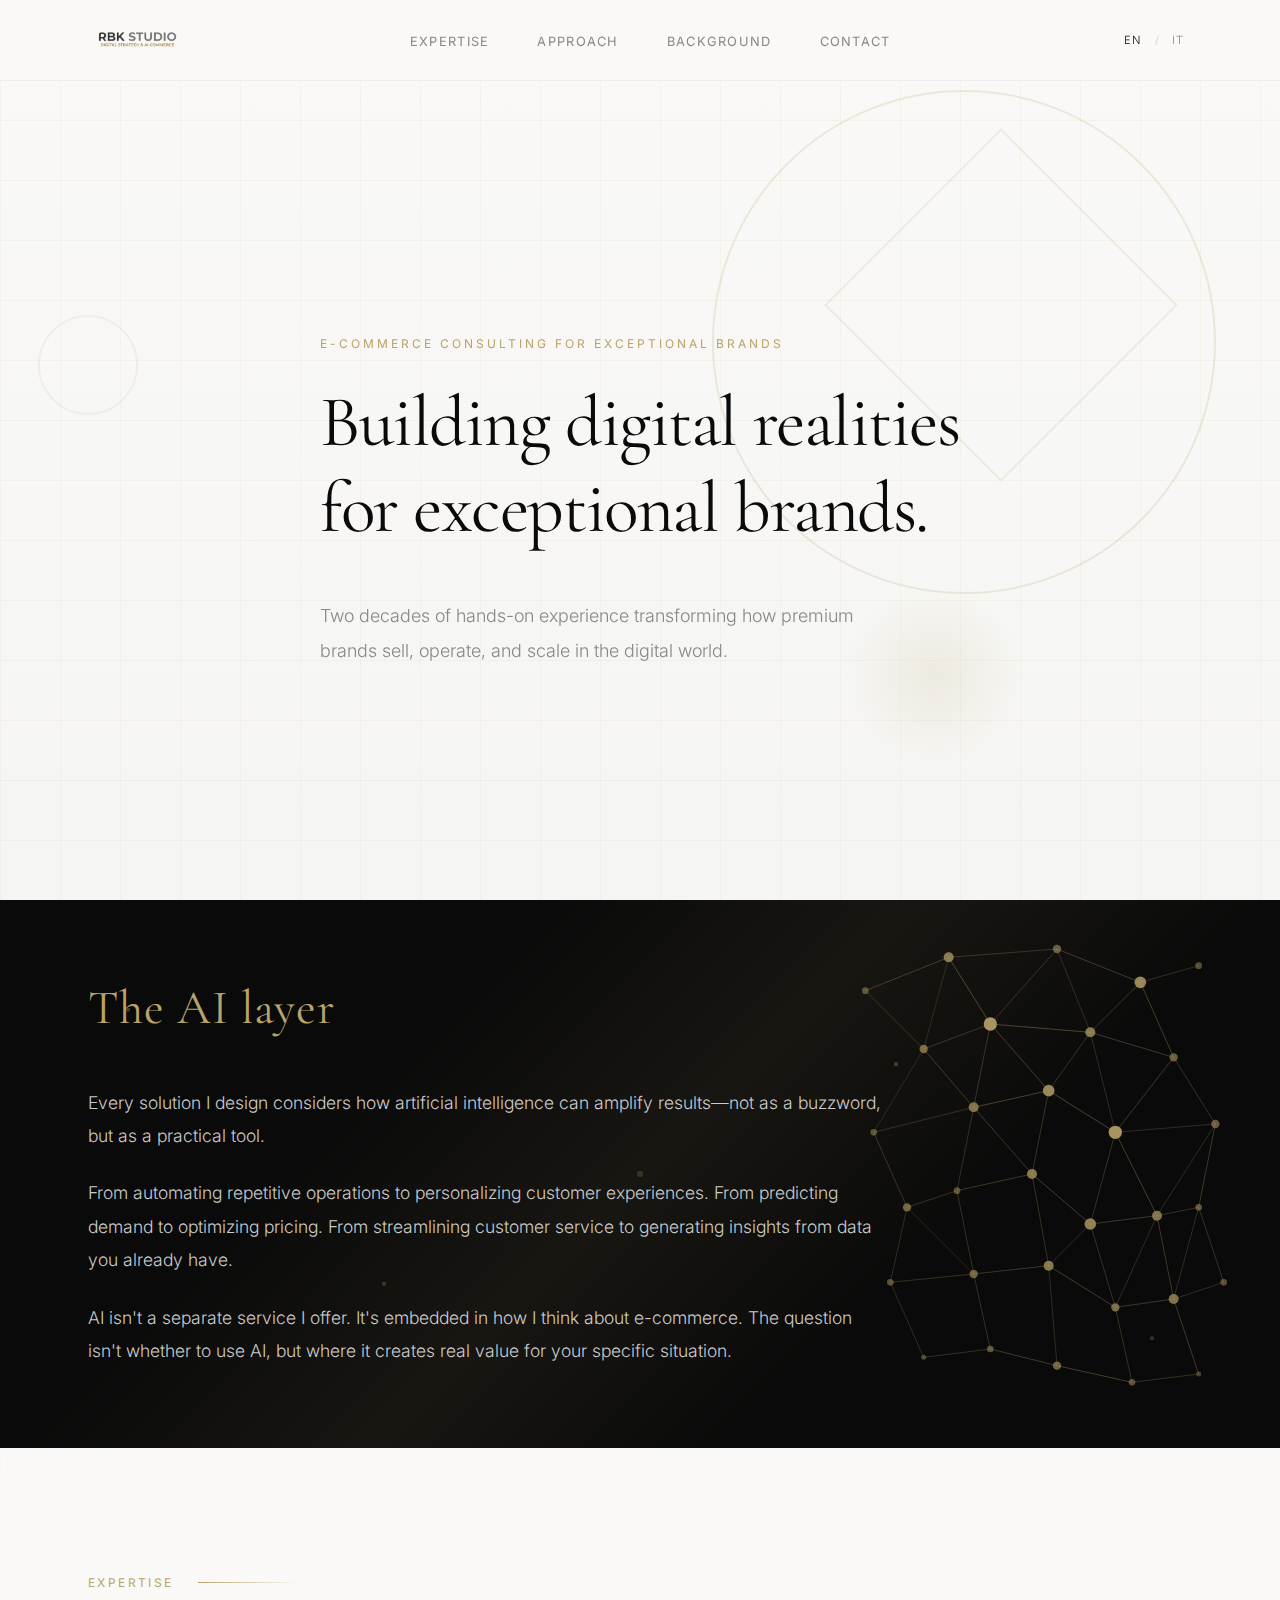
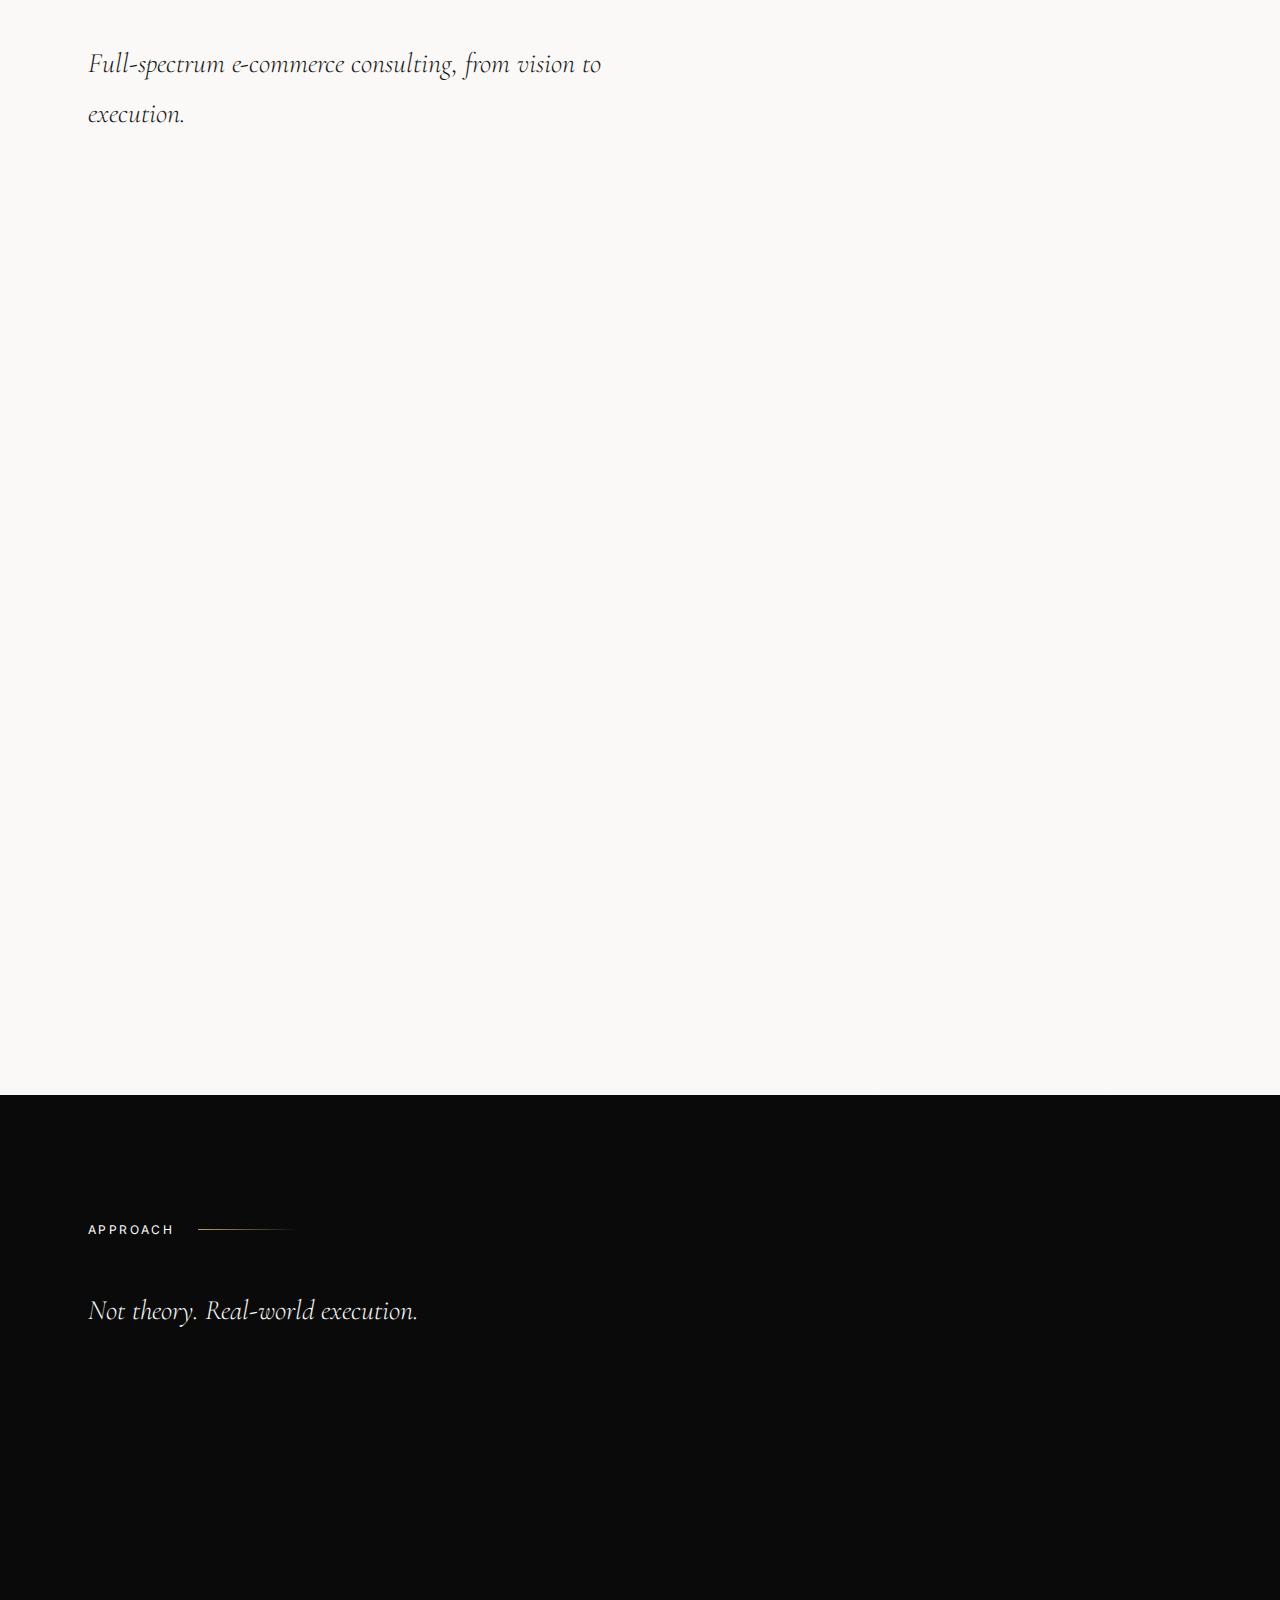
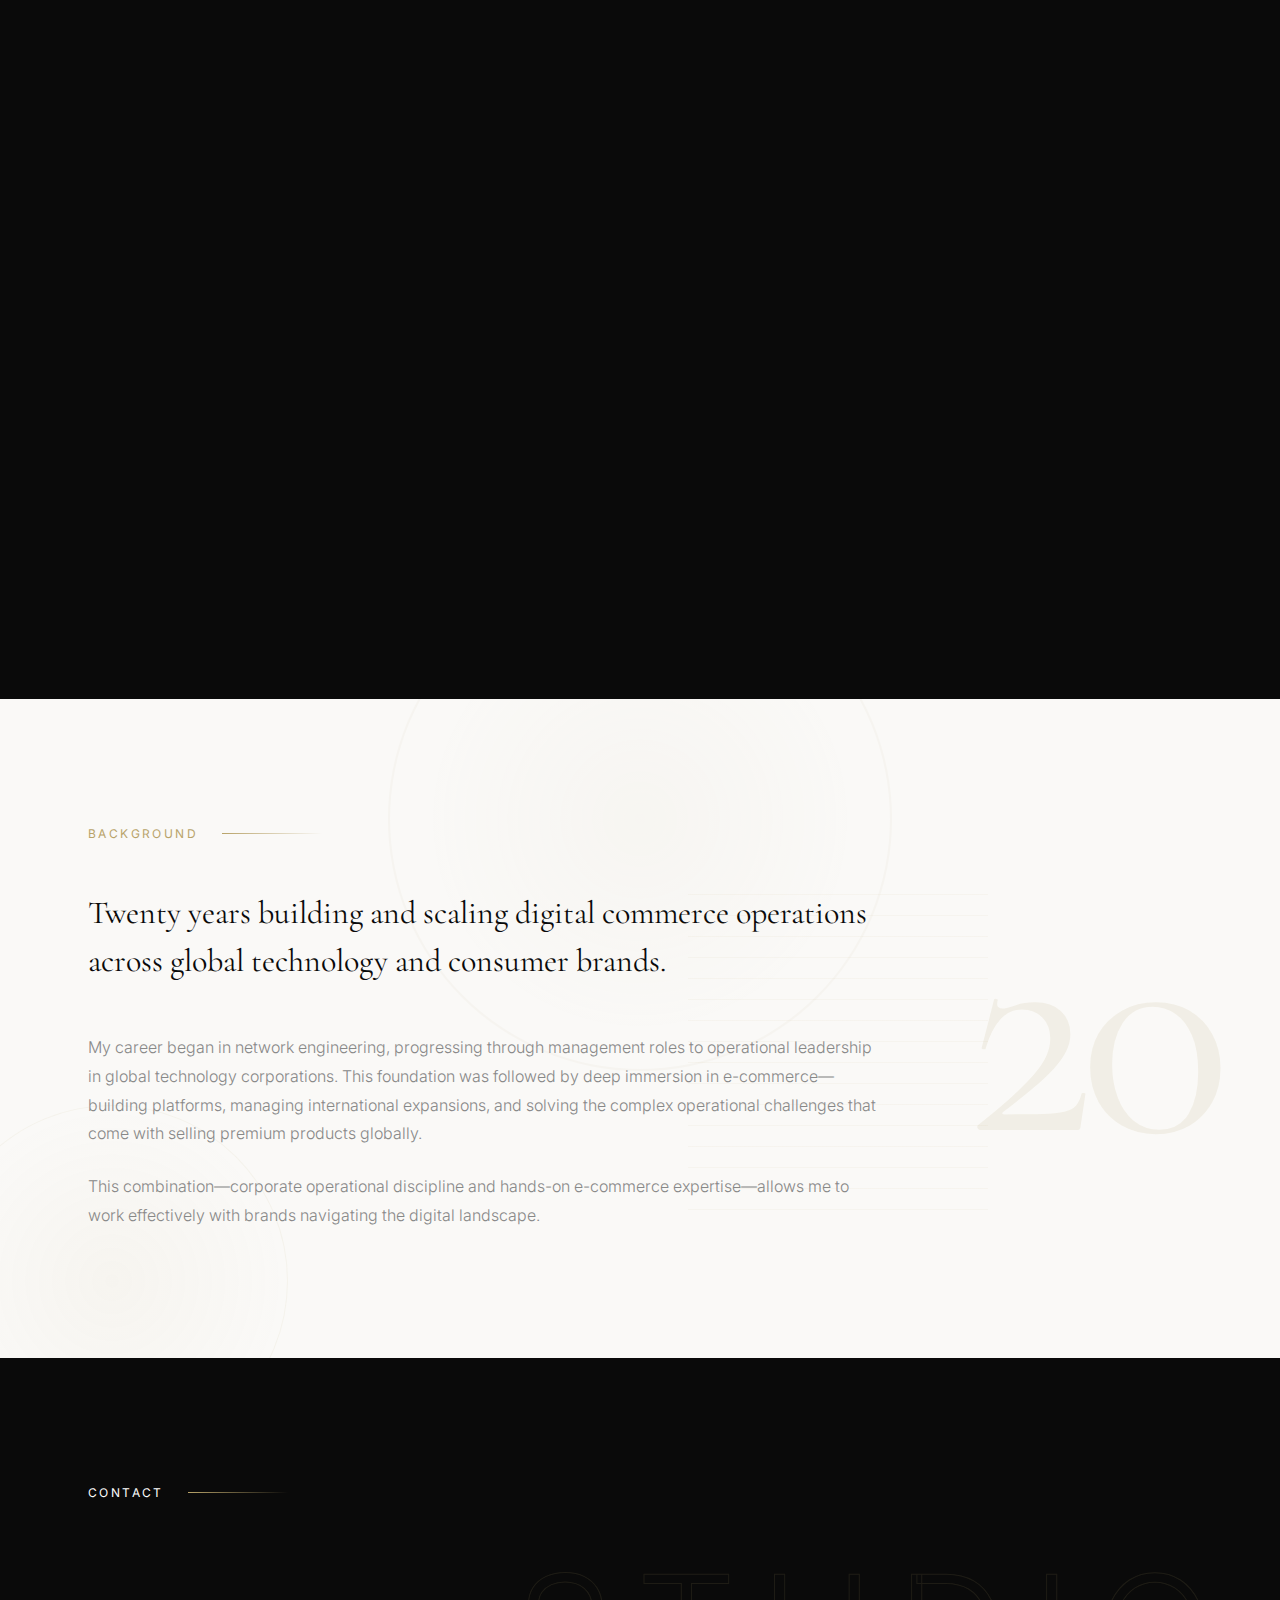
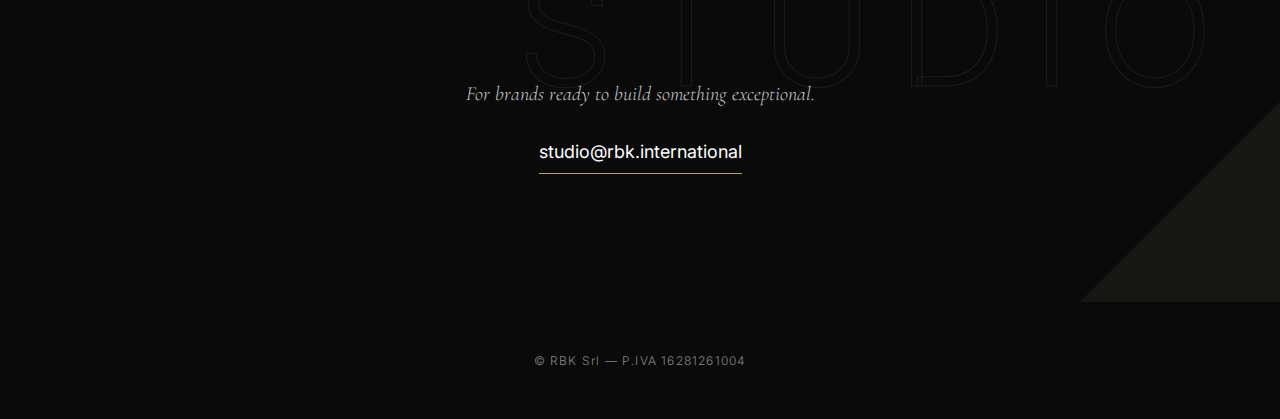
<file: index.html>
<!DOCTYPE html>
<html lang="en">
<head>
    <meta charset="UTF-8">
    <meta name="viewport" content="width=device-width, initial-scale=1.0">
    <title>RBK Studio — E-commerce Excellence for Exceptional Brands</title>
    <meta name="description" content="Strategic and operational e-commerce consulting for exceptional brands. Two decades of hands-on experience building digital realities.">
    <meta name="robots" content="index, follow">

    <!-- Favicon -->
    <link rel="icon" type="image/svg+xml" href="assets/favicon.svg">

    <!-- Open Graph -->
    <meta property="og:title" content="RBK Studio">
    <meta property="og:description" content="Digital Strategy & AI Commerce">
    <meta property="og:type" content="website">
    <meta property="og:url" content="https://studio.rbk.international">
    <meta property="og:image" content="https://studio.rbk.international/assets/RBK Studio WA.png">

    <!-- Fonts -->
    <link rel="preconnect" href="https://fonts.googleapis.com">
    <link rel="preconnect" href="https://fonts.gstatic.com" crossorigin>
    <link href="https://fonts.googleapis.com/css2?family=Cormorant+Garamond:ital,wght@0,400;0,500;0,600;1,400&family=Inter:wght@300;400;500&display=swap" rel="stylesheet">

    <link rel="stylesheet" href="styles/main.css?v=20">
</head>
<body>
    <!-- Navigation -->
    <nav class="nav">
        <div class="nav-container">
            <a href="#" class="nav-logo"><img src="assets/Logo.png" alt="RBK Studio" class="nav-logo-img"></a>
            <ul class="nav-links">
                <li><a href="#expertise" data-section="expertise">Expertise</a></li>
                <li><a href="#approach" data-section="approach">Approach</a></li>
                <li><a href="#background" data-section="background">Background</a></li>
                <li><a href="#contact" data-section="contact">Contact</a></li>
            </ul>
            <div class="lang-switch">
                <a href="index.html" class="lang-active">EN</a>
                <span class="lang-divider">/</span>
                <a href="/it">IT</a>
            </div>
        </div>
    </nav>

    <!-- Hero -->
    <section class="hero">
        <!-- Decorative elements -->
        <div class="hero-decoration hero-decoration-1"></div>
        <div class="hero-decoration hero-decoration-2"></div>
        <div class="hero-decoration hero-decoration-3"></div>

        <div class="container">
            <p class="hero-eyebrow">E-commerce consulting for exceptional brands</p>
            <h1 class="hero-headline">Building digital realities<br>for exceptional brands.</h1>
            <p class="hero-text">Two decades of hands-on experience transforming how premium brands sell, operate, and scale in the digital world.</p>
        </div>
    </section>

    <!-- AI Layer -->
    <section class="section-ai">
        <div class="container">
            <div class="ai-content">
                <h2 class="ai-title">The AI layer</h2>
                <div class="ai-text">
                    <p>Every solution I design considers how artificial intelligence can amplify results—not as a buzzword, but as a practical tool.</p>
                    <p>From automating repetitive operations to personalizing customer experiences. From predicting demand to optimizing pricing. From streamlining customer service to generating insights from data you already have.</p>
                    <p>AI isn't a separate service I offer. It's embedded in how I think about e-commerce. The question isn't whether to use AI, but where it creates real value for your specific situation.</p>
                </div>
            </div>
        </div>
        <!-- Plexus Network SVG -->
        <svg class="neural-network" viewBox="0 0 500 600" fill="none" xmlns="http://www.w3.org/2000/svg">
            <!-- Connections - organic mesh pattern -->
            <line x1="50" y1="80" x2="150" y2="40" stroke="rgba(184,163,105,0.4)" stroke-width="1"/>
            <line x1="50" y1="80" x2="120" y2="150" stroke="rgba(184,163,105,0.3)" stroke-width="1"/>
            <line x1="150" y1="40" x2="280" y2="30" stroke="rgba(184,163,105,0.35)" stroke-width="1"/>
            <line x1="150" y1="40" x2="200" y2="120" stroke="rgba(184,163,105,0.5)" stroke-width="1"/>
            <line x1="150" y1="40" x2="120" y2="150" stroke="rgba(184,163,105,0.25)" stroke-width="1"/>
            <line x1="280" y1="30" x2="380" y2="70" stroke="rgba(184,163,105,0.4)" stroke-width="1"/>
            <line x1="280" y1="30" x2="320" y2="130" stroke="rgba(184,163,105,0.3)" stroke-width="1"/>
            <line x1="280" y1="30" x2="200" y2="120" stroke="rgba(184,163,105,0.35)" stroke-width="1"/>
            <line x1="380" y1="70" x2="450" y2="50" stroke="rgba(184,163,105,0.3)" stroke-width="1"/>
            <line x1="380" y1="70" x2="420" y2="160" stroke="rgba(184,163,105,0.45)" stroke-width="1"/>
            <line x1="380" y1="70" x2="320" y2="130" stroke="rgba(184,163,105,0.4)" stroke-width="1"/>
            <line x1="120" y1="150" x2="200" y2="120" stroke="rgba(184,163,105,0.35)" stroke-width="1"/>
            <line x1="120" y1="150" x2="180" y2="220" stroke="rgba(184,163,105,0.4)" stroke-width="1"/>
            <line x1="120" y1="150" x2="60" y2="250" stroke="rgba(184,163,105,0.25)" stroke-width="1"/>
            <line x1="200" y1="120" x2="320" y2="130" stroke="rgba(184,163,105,0.5)" stroke-width="1"/>
            <line x1="200" y1="120" x2="180" y2="220" stroke="rgba(184,163,105,0.35)" stroke-width="1"/>
            <line x1="200" y1="120" x2="270" y2="200" stroke="rgba(184,163,105,0.45)" stroke-width="1"/>
            <line x1="320" y1="130" x2="420" y2="160" stroke="rgba(184,163,105,0.4)" stroke-width="1"/>
            <line x1="320" y1="130" x2="270" y2="200" stroke="rgba(184,163,105,0.35)" stroke-width="1"/>
            <line x1="320" y1="130" x2="350" y2="250" stroke="rgba(184,163,105,0.3)" stroke-width="1"/>
            <line x1="420" y1="160" x2="470" y2="240" stroke="rgba(184,163,105,0.35)" stroke-width="1"/>
            <line x1="420" y1="160" x2="350" y2="250" stroke="rgba(184,163,105,0.4)" stroke-width="1"/>
            <line x1="60" y1="250" x2="180" y2="220" stroke="rgba(184,163,105,0.3)" stroke-width="1"/>
            <line x1="60" y1="250" x2="100" y2="340" stroke="rgba(184,163,105,0.35)" stroke-width="1"/>
            <line x1="180" y1="220" x2="270" y2="200" stroke="rgba(184,163,105,0.45)" stroke-width="1"/>
            <line x1="180" y1="220" x2="160" y2="320" stroke="rgba(184,163,105,0.3)" stroke-width="1"/>
            <line x1="180" y1="220" x2="250" y2="300" stroke="rgba(184,163,105,0.4)" stroke-width="1"/>
            <line x1="270" y1="200" x2="350" y2="250" stroke="rgba(184,163,105,0.5)" stroke-width="1"/>
            <line x1="270" y1="200" x2="250" y2="300" stroke="rgba(184,163,105,0.35)" stroke-width="1"/>
            <line x1="350" y1="250" x2="470" y2="240" stroke="rgba(184,163,105,0.3)" stroke-width="1"/>
            <line x1="350" y1="250" x2="400" y2="350" stroke="rgba(184,163,105,0.45)" stroke-width="1"/>
            <line x1="350" y1="250" x2="320" y2="360" stroke="rgba(184,163,105,0.35)" stroke-width="1"/>
            <line x1="470" y1="240" x2="450" y2="340" stroke="rgba(184,163,105,0.4)" stroke-width="1"/>
            <line x1="470" y1="240" x2="400" y2="350" stroke="rgba(184,163,105,0.3)" stroke-width="1"/>
            <line x1="100" y1="340" x2="160" y2="320" stroke="rgba(184,163,105,0.35)" stroke-width="1"/>
            <line x1="100" y1="340" x2="80" y2="430" stroke="rgba(184,163,105,0.3)" stroke-width="1"/>
            <line x1="100" y1="340" x2="180" y2="420" stroke="rgba(184,163,105,0.25)" stroke-width="1"/>
            <line x1="160" y1="320" x2="250" y2="300" stroke="rgba(184,163,105,0.4)" stroke-width="1"/>
            <line x1="160" y1="320" x2="180" y2="420" stroke="rgba(184,163,105,0.35)" stroke-width="1"/>
            <line x1="250" y1="300" x2="320" y2="360" stroke="rgba(184,163,105,0.45)" stroke-width="1"/>
            <line x1="250" y1="300" x2="270" y2="410" stroke="rgba(184,163,105,0.35)" stroke-width="1"/>
            <line x1="320" y1="360" x2="400" y2="350" stroke="rgba(184,163,105,0.4)" stroke-width="1"/>
            <line x1="320" y1="360" x2="270" y2="410" stroke="rgba(184,163,105,0.3)" stroke-width="1"/>
            <line x1="320" y1="360" x2="350" y2="460" stroke="rgba(184,163,105,0.35)" stroke-width="1"/>
            <line x1="400" y1="350" x2="450" y2="340" stroke="rgba(184,163,105,0.35)" stroke-width="1"/>
            <line x1="400" y1="350" x2="420" y2="450" stroke="rgba(184,163,105,0.4)" stroke-width="1"/>
            <line x1="400" y1="350" x2="350" y2="460" stroke="rgba(184,163,105,0.3)" stroke-width="1"/>
            <line x1="450" y1="340" x2="480" y2="430" stroke="rgba(184,163,105,0.35)" stroke-width="1"/>
            <line x1="450" y1="340" x2="420" y2="450" stroke="rgba(184,163,105,0.3)" stroke-width="1"/>
            <line x1="80" y1="430" x2="180" y2="420" stroke="rgba(184,163,105,0.35)" stroke-width="1"/>
            <line x1="80" y1="430" x2="120" y2="520" stroke="rgba(184,163,105,0.3)" stroke-width="1"/>
            <line x1="180" y1="420" x2="270" y2="410" stroke="rgba(184,163,105,0.4)" stroke-width="1"/>
            <line x1="180" y1="420" x2="200" y2="510" stroke="rgba(184,163,105,0.35)" stroke-width="1"/>
            <line x1="270" y1="410" x2="350" y2="460" stroke="rgba(184,163,105,0.45)" stroke-width="1"/>
            <line x1="270" y1="410" x2="280" y2="530" stroke="rgba(184,163,105,0.3)" stroke-width="1"/>
            <line x1="350" y1="460" x2="420" y2="450" stroke="rgba(184,163,105,0.4)" stroke-width="1"/>
            <line x1="350" y1="460" x2="370" y2="550" stroke="rgba(184,163,105,0.35)" stroke-width="1"/>
            <line x1="420" y1="450" x2="480" y2="430" stroke="rgba(184,163,105,0.3)" stroke-width="1"/>
            <line x1="420" y1="450" x2="450" y2="540" stroke="rgba(184,163,105,0.4)" stroke-width="1"/>
            <line x1="120" y1="520" x2="200" y2="510" stroke="rgba(184,163,105,0.35)" stroke-width="1"/>
            <line x1="200" y1="510" x2="280" y2="530" stroke="rgba(184,163,105,0.4)" stroke-width="1"/>
            <line x1="280" y1="530" x2="370" y2="550" stroke="rgba(184,163,105,0.45)" stroke-width="1"/>
            <line x1="370" y1="550" x2="450" y2="540" stroke="rgba(184,163,105,0.35)" stroke-width="1"/>

            <!-- Nodes - various sizes for depth -->
            <circle cx="50" cy="80" r="4" fill="rgba(184,163,105,0.5)" class="node"/>
            <circle cx="150" cy="40" r="6" fill="rgba(184,163,105,0.8)" class="node node-pulse"/>
            <circle cx="280" cy="30" r="5" fill="rgba(184,163,105,0.6)" class="node"/>
            <circle cx="380" cy="70" r="7" fill="rgba(184,163,105,0.9)" class="node node-pulse-delay"/>
            <circle cx="450" cy="50" r="4" fill="rgba(184,163,105,0.5)" class="node"/>
            <circle cx="120" cy="150" r="5" fill="rgba(184,163,105,0.7)" class="node node-pulse"/>
            <circle cx="200" cy="120" r="8" fill="rgba(184,163,105,1)" class="node"/>
            <circle cx="320" cy="130" r="6" fill="rgba(184,163,105,0.8)" class="node node-pulse-delay"/>
            <circle cx="420" cy="160" r="5" fill="rgba(184,163,105,0.6)" class="node"/>
            <circle cx="60" cy="250" r="4" fill="rgba(184,163,105,0.5)" class="node node-pulse"/>
            <circle cx="180" cy="220" r="6" fill="rgba(184,163,105,0.75)" class="node"/>
            <circle cx="270" cy="200" r="7" fill="rgba(184,163,105,0.9)" class="node node-pulse-delay"/>
            <circle cx="350" cy="250" r="8" fill="rgba(184,163,105,1)" class="node"/>
            <circle cx="470" cy="240" r="5" fill="rgba(184,163,105,0.6)" class="node node-pulse"/>
            <circle cx="100" cy="340" r="5" fill="rgba(184,163,105,0.65)" class="node"/>
            <circle cx="160" cy="320" r="4" fill="rgba(184,163,105,0.5)" class="node node-pulse-delay"/>
            <circle cx="250" cy="300" r="6" fill="rgba(184,163,105,0.8)" class="node"/>
            <circle cx="320" cy="360" r="7" fill="rgba(184,163,105,0.85)" class="node node-pulse"/>
            <circle cx="400" cy="350" r="6" fill="rgba(184,163,105,0.75)" class="node"/>
            <circle cx="450" cy="340" r="4" fill="rgba(184,163,105,0.55)" class="node node-pulse-delay"/>
            <circle cx="80" cy="430" r="4" fill="rgba(184,163,105,0.5)" class="node"/>
            <circle cx="180" cy="420" r="5" fill="rgba(184,163,105,0.65)" class="node node-pulse"/>
            <circle cx="270" cy="410" r="6" fill="rgba(184,163,105,0.8)" class="node"/>
            <circle cx="350" cy="460" r="5" fill="rgba(184,163,105,0.7)" class="node node-pulse-delay"/>
            <circle cx="420" cy="450" r="6" fill="rgba(184,163,105,0.75)" class="node"/>
            <circle cx="480" cy="430" r="4" fill="rgba(184,163,105,0.5)" class="node node-pulse"/>
            <circle cx="120" cy="520" r="3" fill="rgba(184,163,105,0.45)" class="node"/>
            <circle cx="200" cy="510" r="4" fill="rgba(184,163,105,0.55)" class="node node-pulse-delay"/>
            <circle cx="280" cy="530" r="5" fill="rgba(184,163,105,0.65)" class="node"/>
            <circle cx="370" cy="550" r="4" fill="rgba(184,163,105,0.5)" class="node node-pulse"/>
            <circle cx="450" cy="540" r="3" fill="rgba(184,163,105,0.4)" class="node"/>
        </svg>
    </section>

    <!-- Expertise -->
    <section id="expertise" class="section">
        <div class="container">
            <h2 class="section-title">Expertise</h2>
            <p class="section-intro">Full-spectrum e-commerce consulting, from vision to execution.</p>
            <div class="expertise-grid">
                <div class="expertise-card">
                    <span class="expertise-number">01</span>
                    <div class="expertise-icon">
                        <svg viewBox="0 0 48 48" fill="none" xmlns="http://www.w3.org/2000/svg">
                            <path d="M8 38L24 10L40 38" stroke="#b8a369" stroke-width="1.5" stroke-linecap="round" stroke-linejoin="round"/>
                            <path d="M16 26H32" stroke="#b8a369" stroke-width="1.5" stroke-linecap="round"/>
                            <circle cx="24" cy="10" r="2" fill="#b8a369"/>
                            <circle cx="8" cy="38" r="2" fill="#b8a369" opacity="0.6"/>
                            <circle cx="40" cy="38" r="2" fill="#b8a369" opacity="0.6"/>
                        </svg>
                    </div>
                    <h3>Digital Strategy</h3>
                    <p>Market positioning, channel strategy, and digital roadmaps that align with brand DNA and business objectives.</p>
                </div>
                <div class="expertise-card">
                    <span class="expertise-number">02</span>
                    <div class="expertise-icon">
                        <svg viewBox="0 0 48 48" fill="none" xmlns="http://www.w3.org/2000/svg">
                            <rect x="6" y="14" width="36" height="24" rx="2" stroke="#b8a369" stroke-width="1.5"/>
                            <path d="M6 22H42" stroke="#b8a369" stroke-width="1.5"/>
                            <circle cx="12" cy="18" r="1.5" fill="#b8a369"/>
                            <circle cx="18" cy="18" r="1.5" fill="#b8a369" opacity="0.6"/>
                            <path d="M14 30H22" stroke="#b8a369" stroke-width="1.5" stroke-linecap="round"/>
                            <path d="M26 30H34" stroke="#b8a369" stroke-width="1.5" stroke-linecap="round" opacity="0.6"/>
                        </svg>
                    </div>
                    <h3>E-commerce Operations</h3>
                    <p>Platform selection, implementation oversight, fulfillment optimization, and operational excellence at scale.</p>
                </div>
                <div class="expertise-card">
                    <span class="expertise-number">03</span>
                    <div class="expertise-icon">
                        <svg viewBox="0 0 48 48" fill="none" xmlns="http://www.w3.org/2000/svg">
                            <circle cx="24" cy="24" r="16" stroke="#b8a369" stroke-width="1.5"/>
                            <ellipse cx="24" cy="24" rx="6" ry="16" stroke="#b8a369" stroke-width="1.5"/>
                            <path d="M8 24H40" stroke="#b8a369" stroke-width="1.5"/>
                            <circle cx="14" cy="16" r="2" fill="#b8a369"/>
                            <circle cx="34" cy="32" r="2" fill="#b8a369" opacity="0.6"/>
                        </svg>
                    </div>
                    <h3>International Expansion</h3>
                    <p>Multi-market launches, localization strategies, and cross-border logistics for global brand presence.</p>
                </div>
                <div class="expertise-card">
                    <span class="expertise-number">04</span>
                    <div class="expertise-icon">
                        <svg viewBox="0 0 48 48" fill="none" xmlns="http://www.w3.org/2000/svg">
                            <rect x="8" y="26" width="12" height="14" stroke="#b8a369" stroke-width="1.5"/>
                            <rect x="28" y="8" width="12" height="14" stroke="#b8a369" stroke-width="1.5" opacity="0.6"/>
                            <path d="M20 33H28" stroke="#b8a369" stroke-width="1.5" stroke-linecap="round"/>
                            <path d="M34 22V26L28 30" stroke="#b8a369" stroke-width="1.5" stroke-linecap="round" stroke-linejoin="round"/>
                            <circle cx="14" cy="33" r="2" fill="#b8a369"/>
                            <circle cx="34" cy="15" r="2" fill="#b8a369" opacity="0.6"/>
                        </svg>
                    </div>
                    <h3>Digital Transformation</h3>
                    <p>Bridging physical and digital retail, integrating systems, and building omnichannel capabilities.</p>
                </div>
                <div class="expertise-card">
                    <span class="expertise-number">05</span>
                    <div class="expertise-icon">
                        <svg viewBox="0 0 48 48" fill="none" xmlns="http://www.w3.org/2000/svg">
                            <path d="M8 38L16 28L24 32L32 18L40 10" stroke="#b8a369" stroke-width="1.5" stroke-linecap="round" stroke-linejoin="round"/>
                            <circle cx="40" cy="10" r="2" fill="#b8a369"/>
                            <circle cx="32" cy="18" r="2" fill="#b8a369" opacity="0.8"/>
                            <circle cx="24" cy="32" r="2" fill="#b8a369" opacity="0.6"/>
                            <circle cx="16" cy="28" r="2" fill="#b8a369" opacity="0.4"/>
                            <path d="M36 10L40 10L40 14" stroke="#b8a369" stroke-width="1.5" stroke-linecap="round" stroke-linejoin="round"/>
                        </svg>
                    </div>
                    <h3>Performance & Growth</h3>
                    <p>Data-driven optimization, conversion strategies, and sustainable growth frameworks for premium positioning.</p>
                </div>
                <div class="expertise-card">
                    <span class="expertise-number">06</span>
                    <div class="expertise-icon">
                        <svg viewBox="0 0 48 48" fill="none" xmlns="http://www.w3.org/2000/svg">
                            <circle cx="24" cy="14" r="6" stroke="#b8a369" stroke-width="1.5"/>
                            <circle cx="12" cy="34" r="5" stroke="#b8a369" stroke-width="1.5" opacity="0.6"/>
                            <circle cx="36" cy="34" r="5" stroke="#b8a369" stroke-width="1.5" opacity="0.6"/>
                            <path d="M24 20V26" stroke="#b8a369" stroke-width="1.5" stroke-linecap="round"/>
                            <path d="M24 26L12 29" stroke="#b8a369" stroke-width="1.5" stroke-linecap="round"/>
                            <path d="M24 26L36 29" stroke="#b8a369" stroke-width="1.5" stroke-linecap="round"/>
                            <circle cx="24" cy="14" r="2" fill="#b8a369"/>
                        </svg>
                    </div>
                    <h3>Team & Process</h3>
                    <p>Building internal capabilities, defining workflows, and creating organizational structures that deliver.</p>
                </div>
            </div>
        </div>
    </section>

    <!-- Approach -->
    <section id="approach" class="section section-dark">
        <div class="container">
            <h2 class="section-title">Approach</h2>
            <p class="section-intro">Not theory. Real-world execution.</p>
            <div class="approach-list">
                <div class="approach-item">
                    <h3>Operator mindset</h3>
                    <p>I've built and run e-commerce operations, not just advised on them. Every recommendation comes from real execution experience.</p>
                </div>
                <div class="approach-item">
                    <h3>Brand-first thinking</h3>
                    <p>Digital must elevate, never dilute. Every decision protects brand equity and the experience you've built.</p>
                </div>
                <div class="approach-item">
                    <h3>End-to-end perspective</h3>
                    <p>From customer acquisition to post-purchase experience, from day-to-day execution to strategic planning. No blind spots.</p>
                </div>
                <div class="approach-item">
                    <h3>Pragmatic excellence</h3>
                    <p>The best solution is the one that works. Elegant strategies that can actually be implemented with your resources and timeline.</p>
                </div>
            </div>
        </div>
    </section>

    <!-- Background -->
    <section id="background" class="section">
        <span class="background-watermark">20</span>
        <div class="container">
            <h2 class="section-title">Background</h2>
            <div class="background-content">
                <p class="background-lead">Twenty years building and scaling digital commerce operations across global technology and consumer brands.</p>
                <div class="background-details">
                    <p>My career began in network engineering, progressing through management roles to operational leadership in global technology corporations. This foundation was followed by deep immersion in e-commerce—building platforms, managing international expansions, and solving the complex operational challenges that come with selling premium products globally.</p>
                    <p>This combination—corporate operational discipline and hands-on e-commerce expertise—allows me to work effectively with brands navigating the digital landscape.</p>
                </div>
            </div>
        </div>
    </section>

    <!-- Contact -->
    <section id="contact" class="section section-dark">
        <span class="contact-watermark">STUDIO</span>
        <div class="container">
            <h2 class="section-title">Contact</h2>
            <div class="contact-content">
                <p>For brands ready to build something exceptional.</p>
                <a href="mailto:studio@rbk.international" class="contact-email">studio@rbk.international</a>
            </div>
        </div>
    </section>

    <!-- Footer -->
    <footer class="footer">
        <div class="container">
            <div class="footer-content">
                <p>&copy; RBK Srl — P.IVA 16281261004</p>
            </div>
        </div>
    </footer>

    <script>
        // Smooth scroll
        document.querySelectorAll('a[href^="#"]').forEach(anchor => {
            anchor.addEventListener('click', function (e) {
                e.preventDefault();
                const target = document.querySelector(this.getAttribute('href'));
                if (target) {
                    target.scrollIntoView({ behavior: 'smooth', block: 'start' });
                }
            });
        });

        // Fade-in on scroll
        const observer = new IntersectionObserver((entries) => {
            entries.forEach(entry => {
                if (entry.isIntersecting) {
                    entry.target.classList.add('visible');
                }
            });
        }, { threshold: 0.1, rootMargin: '0px 0px -50px 0px' });

        document.querySelectorAll('.expertise-card, .approach-item').forEach(el => {
            observer.observe(el);
        });

        // Nav highlight
        const sections = document.querySelectorAll('section[id]');
        const navLinks = document.querySelectorAll('.nav-links a[data-section]');

        const navObserver = new IntersectionObserver((entries) => {
            entries.forEach(entry => {
                if (entry.isIntersecting) {
                    const id = entry.target.getAttribute('id');
                    navLinks.forEach(link => {
                        link.classList.remove('active');
                        if (link.getAttribute('data-section') === id) {
                            link.classList.add('active');
                        }
                    });
                }
            });
        }, { threshold: 0.3, rootMargin: '-80px 0px -50% 0px' });

        sections.forEach(section => navObserver.observe(section));

        // Parallax effect
        const hero = document.querySelector('.hero');
        const heroContent = document.querySelector('.hero .container');

        window.addEventListener('scroll', () => {
            const scrolled = window.pageYOffset;
            const rate = scrolled * 0.3;

            if (hero) {
                hero.style.setProperty('--parallax-y', rate + 'px');
            }
            if (heroContent && scrolled < window.innerHeight) {
                heroContent.style.transform = `translateY(${scrolled * 0.15}px)`;
                heroContent.style.opacity = 1 - (scrolled / (window.innerHeight * 0.8));
            }
        });
    </script>
</body>
</html>
</file>
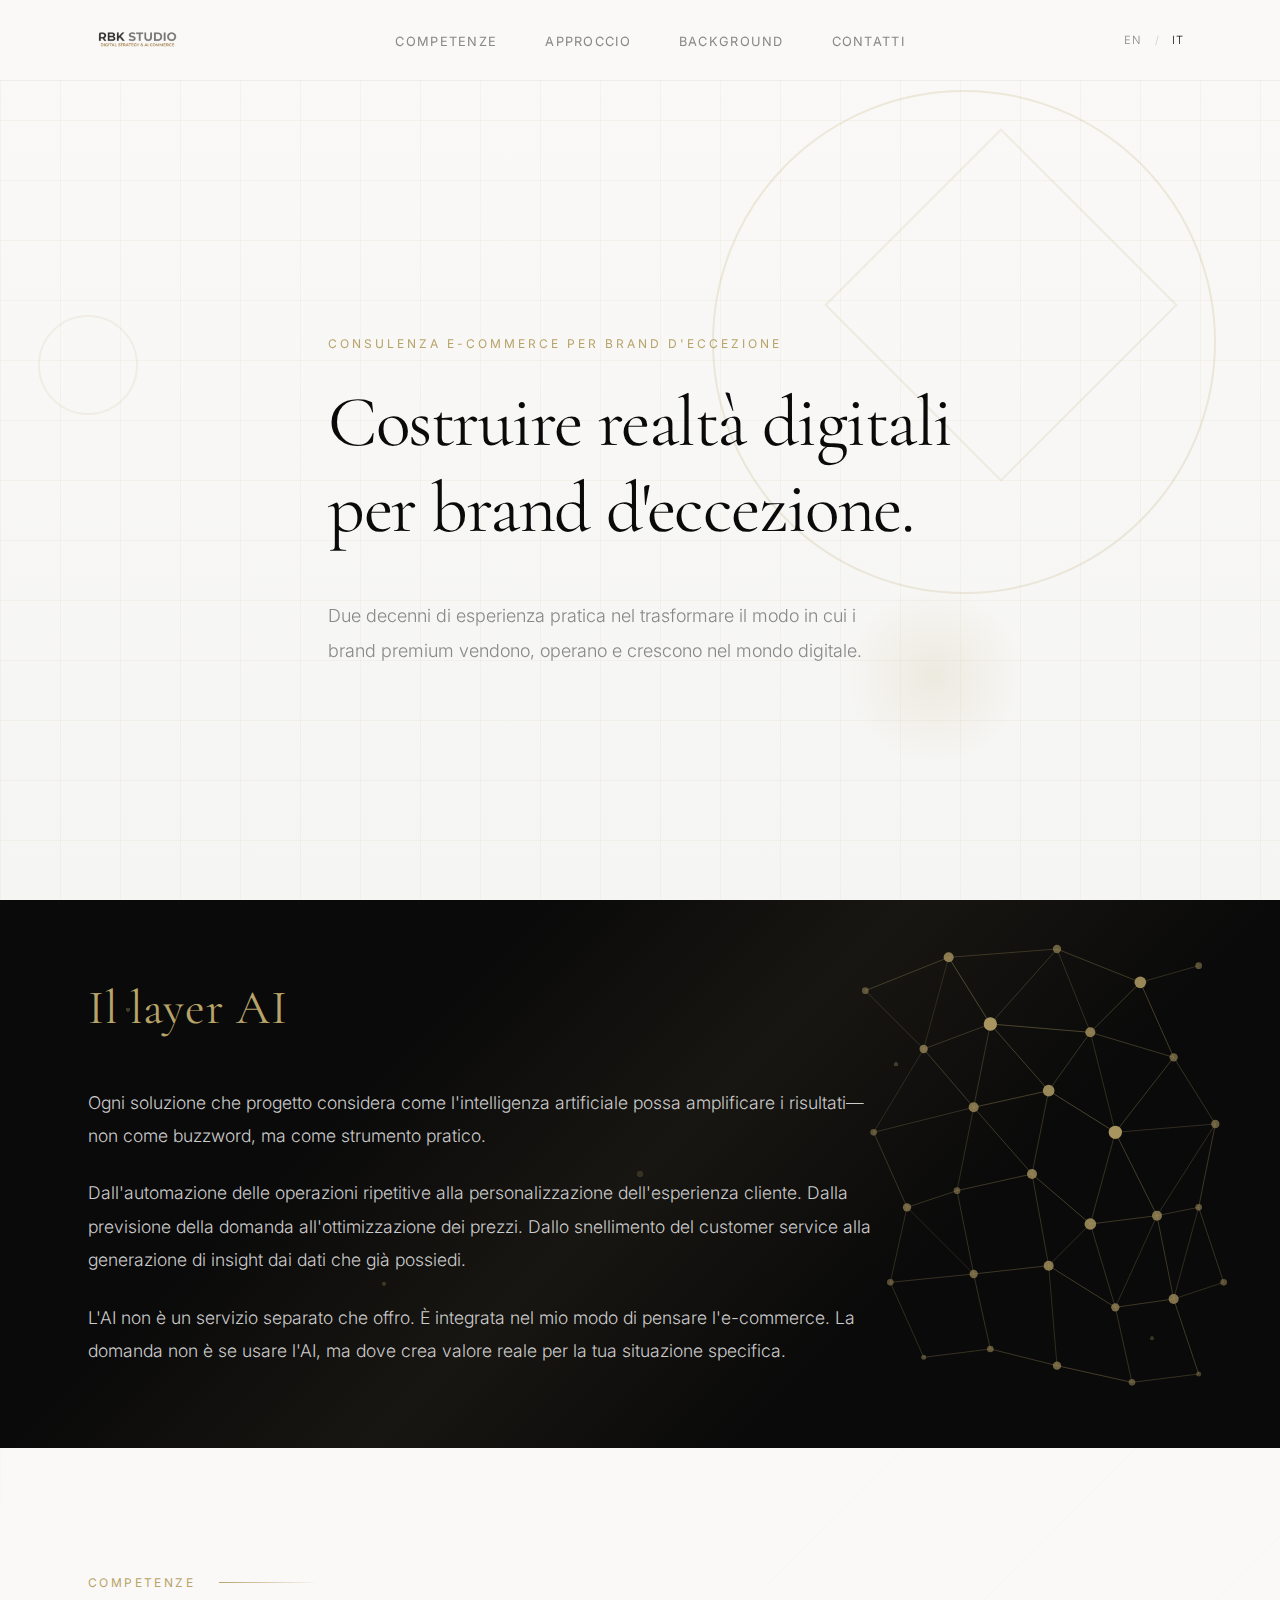
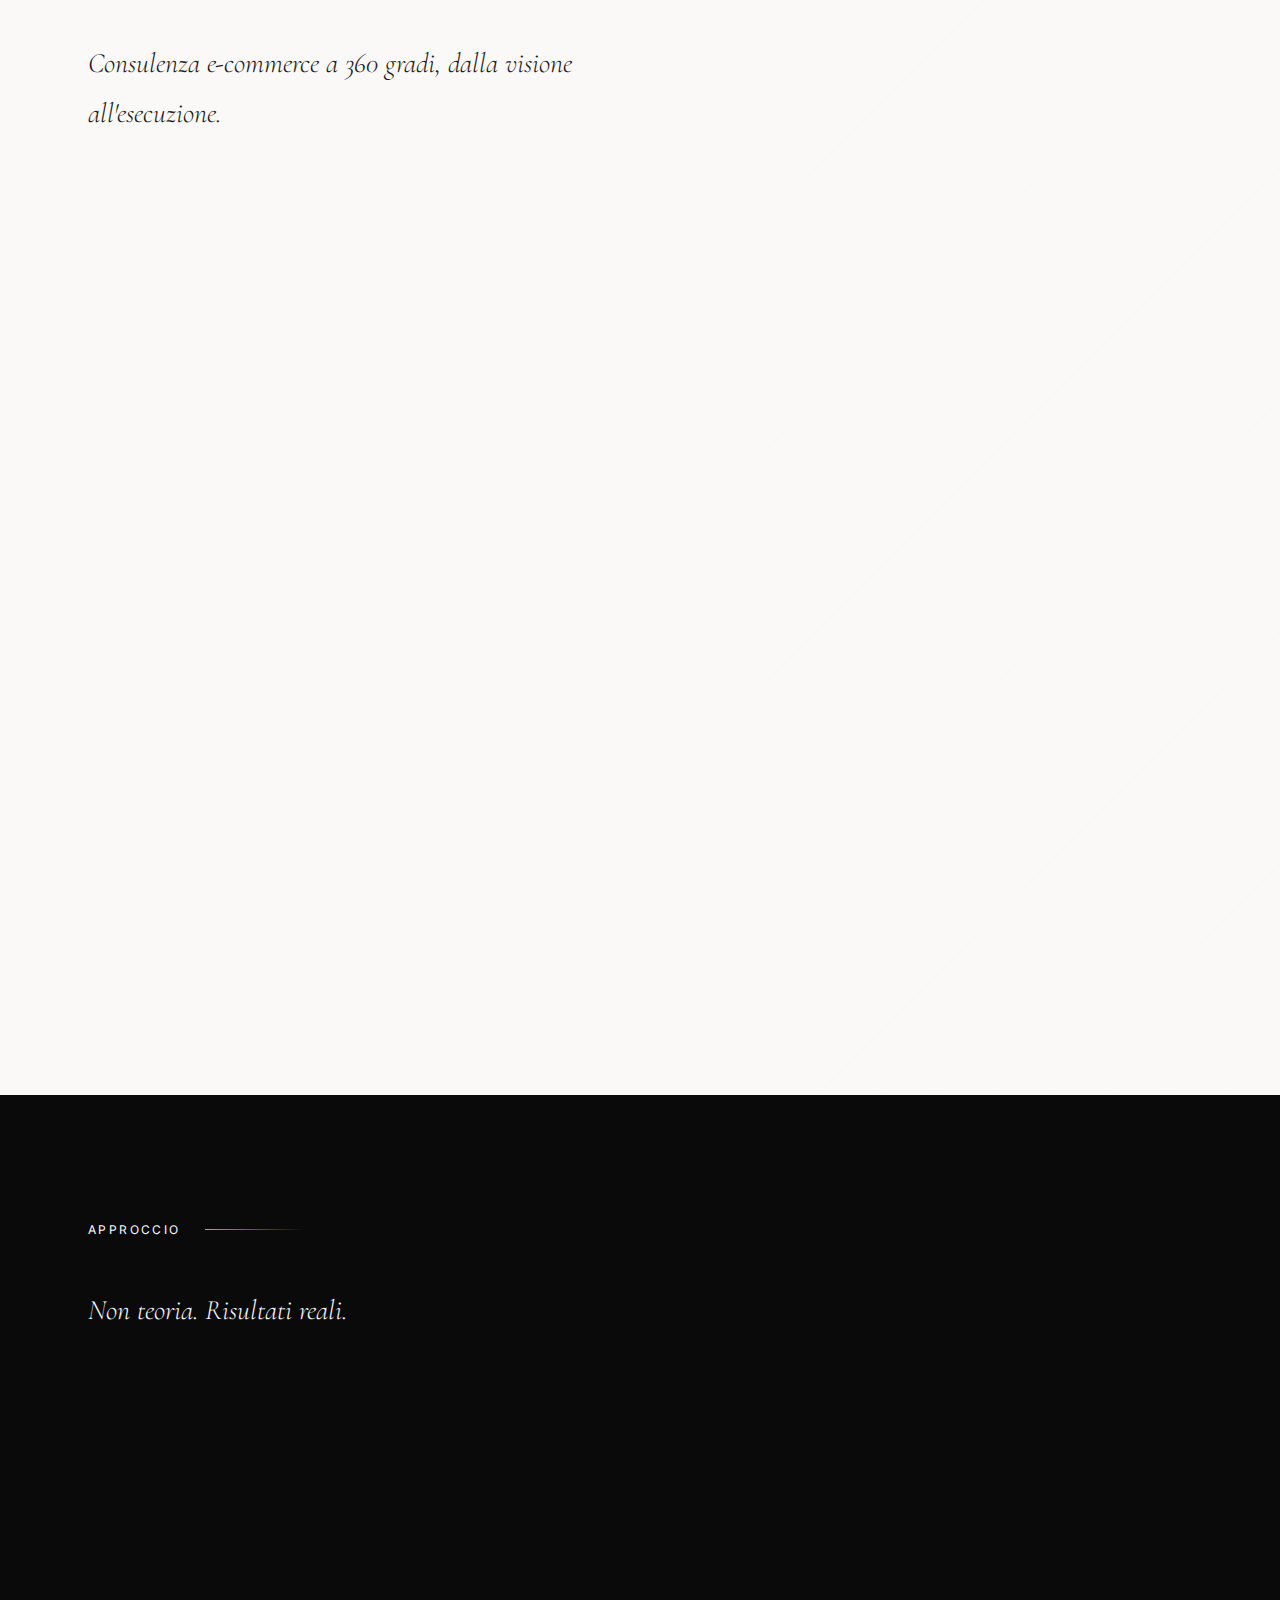
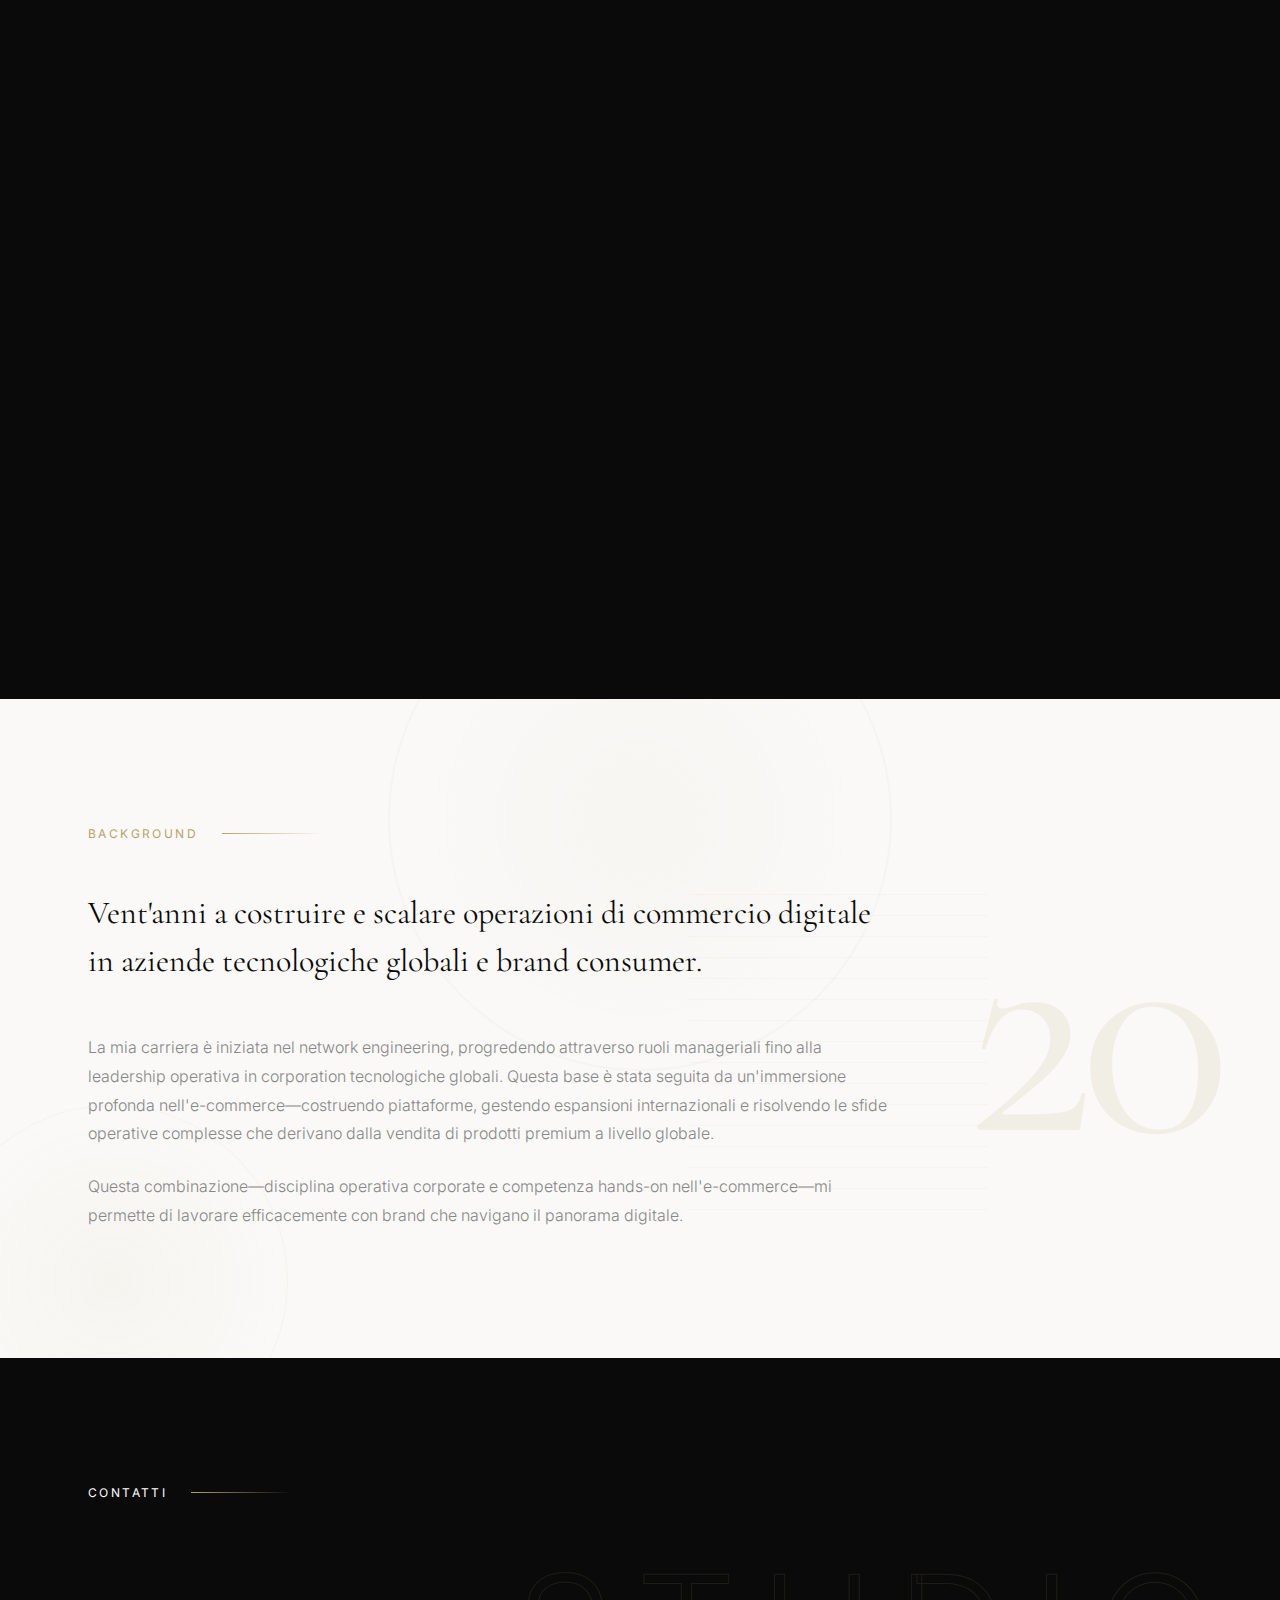
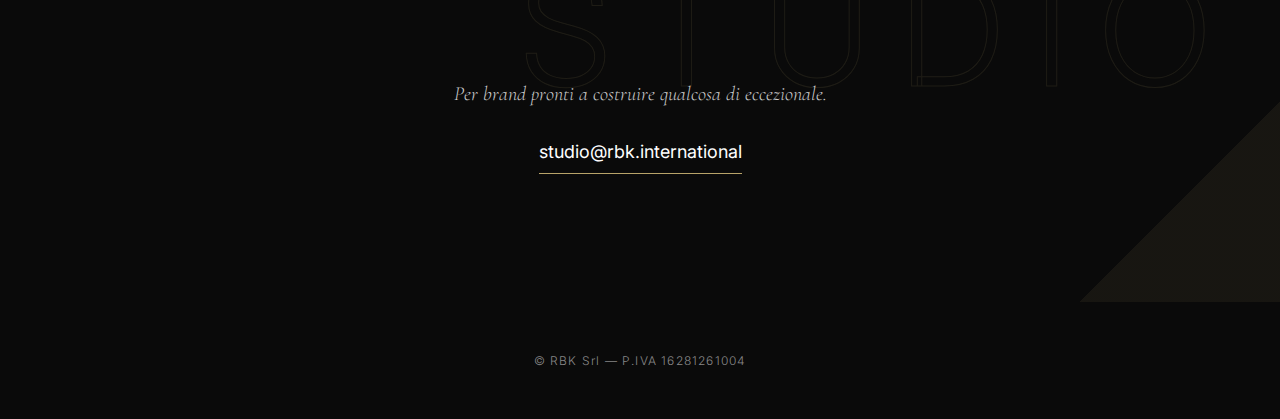
<file: index-it.html>
<!DOCTYPE html>
<html lang="it">
<head>
    <meta charset="UTF-8">
    <meta name="viewport" content="width=device-width, initial-scale=1.0">
    <title>RBK Studio — Eccellenza E-commerce per Brand d'Eccezione</title>
    <meta name="description" content="Consulenza strategica e operativa e-commerce per brand d'eccezione. Due decenni di esperienza pratica nella costruzione di realtà digitali.">
    <meta name="robots" content="index, follow">

    <!-- Favicon -->
    <link rel="icon" type="image/svg+xml" href="assets/favicon.svg">

    <!-- Open Graph -->
    <meta property="og:title" content="RBK Studio">
    <meta property="og:description" content="Digital Strategy & AI Commerce">
    <meta property="og:type" content="website">
    <meta property="og:url" content="https://studio.rbk.international/it">
    <meta property="og:image" content="https://studio.rbk.international/assets/RBK Studio WA.png">

    <!-- Fonts -->
    <link rel="preconnect" href="https://fonts.googleapis.com">
    <link rel="preconnect" href="https://fonts.gstatic.com" crossorigin>
    <link href="https://fonts.googleapis.com/css2?family=Cormorant+Garamond:ital,wght@0,400;0,500;0,600;1,400&family=Inter:wght@300;400;500&display=swap" rel="stylesheet">

    <link rel="stylesheet" href="styles/main.css?v=20">
</head>
<body>
    <!-- Navigation -->
    <nav class="nav">
        <div class="nav-container">
            <a href="#" class="nav-logo"><img src="assets/Logo.png" alt="RBK Studio" class="nav-logo-img"></a>
            <ul class="nav-links">
                <li><a href="#expertise" data-section="expertise">Competenze</a></li>
                <li><a href="#approach" data-section="approach">Approccio</a></li>
                <li><a href="#background" data-section="background">Background</a></li>
                <li><a href="#contact" data-section="contact">Contatti</a></li>
            </ul>
            <div class="lang-switch">
                <a href="/">EN</a>
                <span class="lang-divider">/</span>
                <a href="/it" class="lang-active">IT</a>
            </div>
        </div>
    </nav>

    <!-- Hero -->
    <section class="hero">
        <!-- Decorative elements -->
        <div class="hero-decoration hero-decoration-1"></div>
        <div class="hero-decoration hero-decoration-2"></div>
        <div class="hero-decoration hero-decoration-3"></div>

        <div class="container">
            <p class="hero-eyebrow">Consulenza e-commerce per brand d'eccezione</p>
            <h1 class="hero-headline">Costruire realtà digitali<br>per brand d'eccezione.</h1>
            <p class="hero-text">Due decenni di esperienza pratica nel trasformare il modo in cui i brand premium vendono, operano e crescono nel mondo digitale.</p>
        </div>
    </section>

    <!-- AI Layer -->
    <section class="section-ai">
        <div class="container">
            <div class="ai-content">
                <h2 class="ai-title">Il layer AI</h2>
                <div class="ai-text">
                    <p>Ogni soluzione che progetto considera come l'intelligenza artificiale possa amplificare i risultati—non come buzzword, ma come strumento pratico.</p>
                    <p>Dall'automazione delle operazioni ripetitive alla personalizzazione dell'esperienza cliente. Dalla previsione della domanda all'ottimizzazione dei prezzi. Dallo snellimento del customer service alla generazione di insight dai dati che già possiedi.</p>
                    <p>L'AI non è un servizio separato che offro. È integrata nel mio modo di pensare l'e-commerce. La domanda non è se usare l'AI, ma dove crea valore reale per la tua situazione specifica.</p>
                </div>
            </div>
        </div>
        <!-- Plexus Network SVG -->
        <svg class="neural-network" viewBox="0 0 500 600" fill="none" xmlns="http://www.w3.org/2000/svg">
            <!-- Connections - organic mesh pattern -->
            <line x1="50" y1="80" x2="150" y2="40" stroke="rgba(184,163,105,0.4)" stroke-width="1"/>
            <line x1="50" y1="80" x2="120" y2="150" stroke="rgba(184,163,105,0.3)" stroke-width="1"/>
            <line x1="150" y1="40" x2="280" y2="30" stroke="rgba(184,163,105,0.35)" stroke-width="1"/>
            <line x1="150" y1="40" x2="200" y2="120" stroke="rgba(184,163,105,0.5)" stroke-width="1"/>
            <line x1="150" y1="40" x2="120" y2="150" stroke="rgba(184,163,105,0.25)" stroke-width="1"/>
            <line x1="280" y1="30" x2="380" y2="70" stroke="rgba(184,163,105,0.4)" stroke-width="1"/>
            <line x1="280" y1="30" x2="320" y2="130" stroke="rgba(184,163,105,0.3)" stroke-width="1"/>
            <line x1="280" y1="30" x2="200" y2="120" stroke="rgba(184,163,105,0.35)" stroke-width="1"/>
            <line x1="380" y1="70" x2="450" y2="50" stroke="rgba(184,163,105,0.3)" stroke-width="1"/>
            <line x1="380" y1="70" x2="420" y2="160" stroke="rgba(184,163,105,0.45)" stroke-width="1"/>
            <line x1="380" y1="70" x2="320" y2="130" stroke="rgba(184,163,105,0.4)" stroke-width="1"/>
            <line x1="120" y1="150" x2="200" y2="120" stroke="rgba(184,163,105,0.35)" stroke-width="1"/>
            <line x1="120" y1="150" x2="180" y2="220" stroke="rgba(184,163,105,0.4)" stroke-width="1"/>
            <line x1="120" y1="150" x2="60" y2="250" stroke="rgba(184,163,105,0.25)" stroke-width="1"/>
            <line x1="200" y1="120" x2="320" y2="130" stroke="rgba(184,163,105,0.5)" stroke-width="1"/>
            <line x1="200" y1="120" x2="180" y2="220" stroke="rgba(184,163,105,0.35)" stroke-width="1"/>
            <line x1="200" y1="120" x2="270" y2="200" stroke="rgba(184,163,105,0.45)" stroke-width="1"/>
            <line x1="320" y1="130" x2="420" y2="160" stroke="rgba(184,163,105,0.4)" stroke-width="1"/>
            <line x1="320" y1="130" x2="270" y2="200" stroke="rgba(184,163,105,0.35)" stroke-width="1"/>
            <line x1="320" y1="130" x2="350" y2="250" stroke="rgba(184,163,105,0.3)" stroke-width="1"/>
            <line x1="420" y1="160" x2="470" y2="240" stroke="rgba(184,163,105,0.35)" stroke-width="1"/>
            <line x1="420" y1="160" x2="350" y2="250" stroke="rgba(184,163,105,0.4)" stroke-width="1"/>
            <line x1="60" y1="250" x2="180" y2="220" stroke="rgba(184,163,105,0.3)" stroke-width="1"/>
            <line x1="60" y1="250" x2="100" y2="340" stroke="rgba(184,163,105,0.35)" stroke-width="1"/>
            <line x1="180" y1="220" x2="270" y2="200" stroke="rgba(184,163,105,0.45)" stroke-width="1"/>
            <line x1="180" y1="220" x2="160" y2="320" stroke="rgba(184,163,105,0.3)" stroke-width="1"/>
            <line x1="180" y1="220" x2="250" y2="300" stroke="rgba(184,163,105,0.4)" stroke-width="1"/>
            <line x1="270" y1="200" x2="350" y2="250" stroke="rgba(184,163,105,0.5)" stroke-width="1"/>
            <line x1="270" y1="200" x2="250" y2="300" stroke="rgba(184,163,105,0.35)" stroke-width="1"/>
            <line x1="350" y1="250" x2="470" y2="240" stroke="rgba(184,163,105,0.3)" stroke-width="1"/>
            <line x1="350" y1="250" x2="400" y2="350" stroke="rgba(184,163,105,0.45)" stroke-width="1"/>
            <line x1="350" y1="250" x2="320" y2="360" stroke="rgba(184,163,105,0.35)" stroke-width="1"/>
            <line x1="470" y1="240" x2="450" y2="340" stroke="rgba(184,163,105,0.4)" stroke-width="1"/>
            <line x1="470" y1="240" x2="400" y2="350" stroke="rgba(184,163,105,0.3)" stroke-width="1"/>
            <line x1="100" y1="340" x2="160" y2="320" stroke="rgba(184,163,105,0.35)" stroke-width="1"/>
            <line x1="100" y1="340" x2="80" y2="430" stroke="rgba(184,163,105,0.3)" stroke-width="1"/>
            <line x1="100" y1="340" x2="180" y2="420" stroke="rgba(184,163,105,0.25)" stroke-width="1"/>
            <line x1="160" y1="320" x2="250" y2="300" stroke="rgba(184,163,105,0.4)" stroke-width="1"/>
            <line x1="160" y1="320" x2="180" y2="420" stroke="rgba(184,163,105,0.35)" stroke-width="1"/>
            <line x1="250" y1="300" x2="320" y2="360" stroke="rgba(184,163,105,0.45)" stroke-width="1"/>
            <line x1="250" y1="300" x2="270" y2="410" stroke="rgba(184,163,105,0.35)" stroke-width="1"/>
            <line x1="320" y1="360" x2="400" y2="350" stroke="rgba(184,163,105,0.4)" stroke-width="1"/>
            <line x1="320" y1="360" x2="270" y2="410" stroke="rgba(184,163,105,0.3)" stroke-width="1"/>
            <line x1="320" y1="360" x2="350" y2="460" stroke="rgba(184,163,105,0.35)" stroke-width="1"/>
            <line x1="400" y1="350" x2="450" y2="340" stroke="rgba(184,163,105,0.35)" stroke-width="1"/>
            <line x1="400" y1="350" x2="420" y2="450" stroke="rgba(184,163,105,0.4)" stroke-width="1"/>
            <line x1="400" y1="350" x2="350" y2="460" stroke="rgba(184,163,105,0.3)" stroke-width="1"/>
            <line x1="450" y1="340" x2="480" y2="430" stroke="rgba(184,163,105,0.35)" stroke-width="1"/>
            <line x1="450" y1="340" x2="420" y2="450" stroke="rgba(184,163,105,0.3)" stroke-width="1"/>
            <line x1="80" y1="430" x2="180" y2="420" stroke="rgba(184,163,105,0.35)" stroke-width="1"/>
            <line x1="80" y1="430" x2="120" y2="520" stroke="rgba(184,163,105,0.3)" stroke-width="1"/>
            <line x1="180" y1="420" x2="270" y2="410" stroke="rgba(184,163,105,0.4)" stroke-width="1"/>
            <line x1="180" y1="420" x2="200" y2="510" stroke="rgba(184,163,105,0.35)" stroke-width="1"/>
            <line x1="270" y1="410" x2="350" y2="460" stroke="rgba(184,163,105,0.45)" stroke-width="1"/>
            <line x1="270" y1="410" x2="280" y2="530" stroke="rgba(184,163,105,0.3)" stroke-width="1"/>
            <line x1="350" y1="460" x2="420" y2="450" stroke="rgba(184,163,105,0.4)" stroke-width="1"/>
            <line x1="350" y1="460" x2="370" y2="550" stroke="rgba(184,163,105,0.35)" stroke-width="1"/>
            <line x1="420" y1="450" x2="480" y2="430" stroke="rgba(184,163,105,0.3)" stroke-width="1"/>
            <line x1="420" y1="450" x2="450" y2="540" stroke="rgba(184,163,105,0.4)" stroke-width="1"/>
            <line x1="120" y1="520" x2="200" y2="510" stroke="rgba(184,163,105,0.35)" stroke-width="1"/>
            <line x1="200" y1="510" x2="280" y2="530" stroke="rgba(184,163,105,0.4)" stroke-width="1"/>
            <line x1="280" y1="530" x2="370" y2="550" stroke="rgba(184,163,105,0.45)" stroke-width="1"/>
            <line x1="370" y1="550" x2="450" y2="540" stroke="rgba(184,163,105,0.35)" stroke-width="1"/>

            <!-- Nodes - various sizes for depth -->
            <circle cx="50" cy="80" r="4" fill="rgba(184,163,105,0.5)" class="node"/>
            <circle cx="150" cy="40" r="6" fill="rgba(184,163,105,0.8)" class="node node-pulse"/>
            <circle cx="280" cy="30" r="5" fill="rgba(184,163,105,0.6)" class="node"/>
            <circle cx="380" cy="70" r="7" fill="rgba(184,163,105,0.9)" class="node node-pulse-delay"/>
            <circle cx="450" cy="50" r="4" fill="rgba(184,163,105,0.5)" class="node"/>
            <circle cx="120" cy="150" r="5" fill="rgba(184,163,105,0.7)" class="node node-pulse"/>
            <circle cx="200" cy="120" r="8" fill="rgba(184,163,105,1)" class="node"/>
            <circle cx="320" cy="130" r="6" fill="rgba(184,163,105,0.8)" class="node node-pulse-delay"/>
            <circle cx="420" cy="160" r="5" fill="rgba(184,163,105,0.6)" class="node"/>
            <circle cx="60" cy="250" r="4" fill="rgba(184,163,105,0.5)" class="node node-pulse"/>
            <circle cx="180" cy="220" r="6" fill="rgba(184,163,105,0.75)" class="node"/>
            <circle cx="270" cy="200" r="7" fill="rgba(184,163,105,0.9)" class="node node-pulse-delay"/>
            <circle cx="350" cy="250" r="8" fill="rgba(184,163,105,1)" class="node"/>
            <circle cx="470" cy="240" r="5" fill="rgba(184,163,105,0.6)" class="node node-pulse"/>
            <circle cx="100" cy="340" r="5" fill="rgba(184,163,105,0.65)" class="node"/>
            <circle cx="160" cy="320" r="4" fill="rgba(184,163,105,0.5)" class="node node-pulse-delay"/>
            <circle cx="250" cy="300" r="6" fill="rgba(184,163,105,0.8)" class="node"/>
            <circle cx="320" cy="360" r="7" fill="rgba(184,163,105,0.85)" class="node node-pulse"/>
            <circle cx="400" cy="350" r="6" fill="rgba(184,163,105,0.75)" class="node"/>
            <circle cx="450" cy="340" r="4" fill="rgba(184,163,105,0.55)" class="node node-pulse-delay"/>
            <circle cx="80" cy="430" r="4" fill="rgba(184,163,105,0.5)" class="node"/>
            <circle cx="180" cy="420" r="5" fill="rgba(184,163,105,0.65)" class="node node-pulse"/>
            <circle cx="270" cy="410" r="6" fill="rgba(184,163,105,0.8)" class="node"/>
            <circle cx="350" cy="460" r="5" fill="rgba(184,163,105,0.7)" class="node node-pulse-delay"/>
            <circle cx="420" cy="450" r="6" fill="rgba(184,163,105,0.75)" class="node"/>
            <circle cx="480" cy="430" r="4" fill="rgba(184,163,105,0.5)" class="node node-pulse"/>
            <circle cx="120" cy="520" r="3" fill="rgba(184,163,105,0.45)" class="node"/>
            <circle cx="200" cy="510" r="4" fill="rgba(184,163,105,0.55)" class="node node-pulse-delay"/>
            <circle cx="280" cy="530" r="5" fill="rgba(184,163,105,0.65)" class="node"/>
            <circle cx="370" cy="550" r="4" fill="rgba(184,163,105,0.5)" class="node node-pulse"/>
            <circle cx="450" cy="540" r="3" fill="rgba(184,163,105,0.4)" class="node"/>
        </svg>
    </section>

    <!-- Expertise -->
    <section id="expertise" class="section">
        <div class="container">
            <h2 class="section-title">Competenze</h2>
            <p class="section-intro">Consulenza e-commerce a 360 gradi, dalla visione all'esecuzione.</p>
            <div class="expertise-grid">
                <div class="expertise-card">
                    <span class="expertise-number">01</span>
                    <div class="expertise-icon">
                        <svg viewBox="0 0 48 48" fill="none" xmlns="http://www.w3.org/2000/svg">
                            <path d="M8 38L24 10L40 38" stroke="#b8a369" stroke-width="1.5" stroke-linecap="round" stroke-linejoin="round"/>
                            <path d="M16 26H32" stroke="#b8a369" stroke-width="1.5" stroke-linecap="round"/>
                            <circle cx="24" cy="10" r="2" fill="#b8a369"/>
                            <circle cx="8" cy="38" r="2" fill="#b8a369" opacity="0.6"/>
                            <circle cx="40" cy="38" r="2" fill="#b8a369" opacity="0.6"/>
                        </svg>
                    </div>
                    <h3>Strategia Digitale</h3>
                    <p>Posizionamento di mercato, strategia di canale e roadmap digitali allineate al DNA del brand e agli obiettivi di business.</p>
                </div>
                <div class="expertise-card">
                    <span class="expertise-number">02</span>
                    <div class="expertise-icon">
                        <svg viewBox="0 0 48 48" fill="none" xmlns="http://www.w3.org/2000/svg">
                            <rect x="6" y="14" width="36" height="24" rx="2" stroke="#b8a369" stroke-width="1.5"/>
                            <path d="M6 22H42" stroke="#b8a369" stroke-width="1.5"/>
                            <circle cx="12" cy="18" r="1.5" fill="#b8a369"/>
                            <circle cx="18" cy="18" r="1.5" fill="#b8a369" opacity="0.6"/>
                            <path d="M14 30H22" stroke="#b8a369" stroke-width="1.5" stroke-linecap="round"/>
                            <path d="M26 30H34" stroke="#b8a369" stroke-width="1.5" stroke-linecap="round" opacity="0.6"/>
                        </svg>
                    </div>
                    <h3>Operations E-commerce</h3>
                    <p>Selezione piattaforme, supervisione implementazioni, ottimizzazione fulfillment ed eccellenza operativa su scala.</p>
                </div>
                <div class="expertise-card">
                    <span class="expertise-number">03</span>
                    <div class="expertise-icon">
                        <svg viewBox="0 0 48 48" fill="none" xmlns="http://www.w3.org/2000/svg">
                            <circle cx="24" cy="24" r="16" stroke="#b8a369" stroke-width="1.5"/>
                            <ellipse cx="24" cy="24" rx="6" ry="16" stroke="#b8a369" stroke-width="1.5"/>
                            <path d="M8 24H40" stroke="#b8a369" stroke-width="1.5"/>
                            <circle cx="14" cy="16" r="2" fill="#b8a369"/>
                            <circle cx="34" cy="32" r="2" fill="#b8a369" opacity="0.6"/>
                        </svg>
                    </div>
                    <h3>Espansione Internazionale</h3>
                    <p>Lanci multi-mercato, strategie di localizzazione e logistica cross-border per una presenza globale del brand.</p>
                </div>
                <div class="expertise-card">
                    <span class="expertise-number">04</span>
                    <div class="expertise-icon">
                        <svg viewBox="0 0 48 48" fill="none" xmlns="http://www.w3.org/2000/svg">
                            <rect x="8" y="26" width="12" height="14" stroke="#b8a369" stroke-width="1.5"/>
                            <rect x="28" y="8" width="12" height="14" stroke="#b8a369" stroke-width="1.5" opacity="0.6"/>
                            <path d="M20 33H28" stroke="#b8a369" stroke-width="1.5" stroke-linecap="round"/>
                            <path d="M34 22V26L28 30" stroke="#b8a369" stroke-width="1.5" stroke-linecap="round" stroke-linejoin="round"/>
                            <circle cx="14" cy="33" r="2" fill="#b8a369"/>
                            <circle cx="34" cy="15" r="2" fill="#b8a369" opacity="0.6"/>
                        </svg>
                    </div>
                    <h3>Trasformazione Digitale</h3>
                    <p>Collegare retail fisico e digitale, integrare sistemi e costruire capacità omnicanale.</p>
                </div>
                <div class="expertise-card">
                    <span class="expertise-number">05</span>
                    <div class="expertise-icon">
                        <svg viewBox="0 0 48 48" fill="none" xmlns="http://www.w3.org/2000/svg">
                            <path d="M8 38L16 28L24 32L32 18L40 10" stroke="#b8a369" stroke-width="1.5" stroke-linecap="round" stroke-linejoin="round"/>
                            <circle cx="40" cy="10" r="2" fill="#b8a369"/>
                            <circle cx="32" cy="18" r="2" fill="#b8a369" opacity="0.8"/>
                            <circle cx="24" cy="32" r="2" fill="#b8a369" opacity="0.6"/>
                            <circle cx="16" cy="28" r="2" fill="#b8a369" opacity="0.4"/>
                            <path d="M36 10L40 10L40 14" stroke="#b8a369" stroke-width="1.5" stroke-linecap="round" stroke-linejoin="round"/>
                        </svg>
                    </div>
                    <h3>Performance & Crescita</h3>
                    <p>Ottimizzazione data-driven, strategie di conversione e framework di crescita sostenibile per un posizionamento premium.</p>
                </div>
                <div class="expertise-card">
                    <span class="expertise-number">06</span>
                    <div class="expertise-icon">
                        <svg viewBox="0 0 48 48" fill="none" xmlns="http://www.w3.org/2000/svg">
                            <circle cx="24" cy="14" r="6" stroke="#b8a369" stroke-width="1.5"/>
                            <circle cx="12" cy="34" r="5" stroke="#b8a369" stroke-width="1.5" opacity="0.6"/>
                            <circle cx="36" cy="34" r="5" stroke="#b8a369" stroke-width="1.5" opacity="0.6"/>
                            <path d="M24 20V26" stroke="#b8a369" stroke-width="1.5" stroke-linecap="round"/>
                            <path d="M24 26L12 29" stroke="#b8a369" stroke-width="1.5" stroke-linecap="round"/>
                            <path d="M24 26L36 29" stroke="#b8a369" stroke-width="1.5" stroke-linecap="round"/>
                            <circle cx="24" cy="14" r="2" fill="#b8a369"/>
                        </svg>
                    </div>
                    <h3>Team & Processi</h3>
                    <p>Costruire competenze interne, definire workflow e creare strutture organizzative che funzionano.</p>
                </div>
            </div>
        </div>
    </section>

    <!-- Approach -->
    <section id="approach" class="section section-dark">
        <div class="container">
            <h2 class="section-title">Approccio</h2>
            <p class="section-intro">Non teoria. Risultati reali.</p>
            <div class="approach-list">
                <div class="approach-item">
                    <h3>Mentalità operativa</h3>
                    <p>Ho costruito e gestito operazioni e-commerce, non solo dato consigli. Ogni raccomandazione viene da esperienza reale sul campo.</p>
                </div>
                <div class="approach-item">
                    <h3>Il brand viene prima</h3>
                    <p>Il digitale deve elevare, mai diluire. Ogni decisione protegge l'equity del brand e l'esperienza che hai costruito.</p>
                </div>
                <div class="approach-item">
                    <h3>Prospettiva end-to-end</h3>
                    <p>Dall'acquisizione cliente all'esperienza post-acquisto, dall'esecuzione quotidiana alla pianificazione strategica. Nessun punto cieco.</p>
                </div>
                <div class="approach-item">
                    <h3>Eccellenza pragmatica</h3>
                    <p>La soluzione migliore è quella che funziona. Strategie eleganti che possono davvero essere implementate con le tue risorse e i tuoi tempi.</p>
                </div>
            </div>
        </div>
    </section>

    <!-- Background -->
    <section id="background" class="section">
        <span class="background-watermark">20</span>
        <div class="container">
            <h2 class="section-title">Background</h2>
            <div class="background-content">
                <p class="background-lead">Vent'anni a costruire e scalare operazioni di commercio digitale in aziende tecnologiche globali e brand consumer.</p>
                <div class="background-details">
                    <p>La mia carriera è iniziata nel network engineering, progredendo attraverso ruoli manageriali fino alla leadership operativa in corporation tecnologiche globali. Questa base è stata seguita da un'immersione profonda nell'e-commerce—costruendo piattaforme, gestendo espansioni internazionali e risolvendo le sfide operative complesse che derivano dalla vendita di prodotti premium a livello globale.</p>
                    <p>Questa combinazione—disciplina operativa corporate e competenza hands-on nell'e-commerce—mi permette di lavorare efficacemente con brand che navigano il panorama digitale.</p>
                </div>
            </div>
        </div>
    </section>

    <!-- Contact -->
    <section id="contact" class="section section-dark">
        <span class="contact-watermark">STUDIO</span>
        <div class="container">
            <h2 class="section-title">Contatti</h2>
            <div class="contact-content">
                <p>Per brand pronti a costruire qualcosa di eccezionale.</p>
                <a href="mailto:studio@rbk.international" class="contact-email">studio@rbk.international</a>
            </div>
        </div>
    </section>

    <!-- Footer -->
    <footer class="footer">
        <div class="container">
            <div class="footer-content">
                <p>&copy; RBK Srl — P.IVA 16281261004</p>
            </div>
        </div>
    </footer>

    <script>
        // Smooth scroll
        document.querySelectorAll('a[href^="#"]').forEach(anchor => {
            anchor.addEventListener('click', function (e) {
                e.preventDefault();
                const target = document.querySelector(this.getAttribute('href'));
                if (target) {
                    target.scrollIntoView({ behavior: 'smooth', block: 'start' });
                }
            });
        });

        // Fade-in on scroll
        const observer = new IntersectionObserver((entries) => {
            entries.forEach(entry => {
                if (entry.isIntersecting) {
                    entry.target.classList.add('visible');
                }
            });
        }, { threshold: 0.1, rootMargin: '0px 0px -50px 0px' });

        document.querySelectorAll('.expertise-card, .approach-item').forEach(el => {
            observer.observe(el);
        });

        // Nav highlight
        const sections = document.querySelectorAll('section[id]');
        const navLinks = document.querySelectorAll('.nav-links a[data-section]');

        const navObserver = new IntersectionObserver((entries) => {
            entries.forEach(entry => {
                if (entry.isIntersecting) {
                    const id = entry.target.getAttribute('id');
                    navLinks.forEach(link => {
                        link.classList.remove('active');
                        if (link.getAttribute('data-section') === id) {
                            link.classList.add('active');
                        }
                    });
                }
            });
        }, { threshold: 0.3, rootMargin: '-80px 0px -50% 0px' });

        sections.forEach(section => navObserver.observe(section));

        // Parallax effect
        const hero = document.querySelector('.hero');
        const heroContent = document.querySelector('.hero .container');

        window.addEventListener('scroll', () => {
            const scrolled = window.pageYOffset;
            const rate = scrolled * 0.3;

            if (hero) {
                hero.style.setProperty('--parallax-y', rate + 'px');
            }
            if (heroContent && scrolled < window.innerHeight) {
                heroContent.style.transform = `translateY(${scrolled * 0.15}px)`;
                heroContent.style.opacity = 1 - (scrolled / (window.innerHeight * 0.8));
            }
        });
    </script>
</body>
</html>
</file>
<file: styles/main.css>
/* ========================================
   RBK LAB - LUXURY E-COMMERCE CONSULTING
   ======================================== */

:root {
    --color-black: #0a0a0a;
    --color-dark: #1a1a1a;
    --color-charcoal: #2a2a2a;
    --color-gray: #888888;
    --color-light-gray: #cccccc;
    --color-off-white: #f5f5f3;
    --color-cream: #faf9f7;
    --color-white: #ffffff;
    --color-gold: #b8a369;

    --font-serif: 'Cormorant Garamond', Georgia, serif;
    --font-sans: 'Inter', -apple-system, BlinkMacSystemFont, sans-serif;

    --spacing-xs: 0.5rem;
    --spacing-sm: 1rem;
    --spacing-md: 1.5rem;
    --spacing-lg: 3rem;
    --spacing-xl: 5rem;
    --spacing-2xl: 8rem;

    --max-width: 1200px;
    --transition: 0.4s cubic-bezier(0.25, 0.46, 0.45, 0.94);
    --transition-slow: 0.8s cubic-bezier(0.25, 0.46, 0.45, 0.94);
}

* {
    margin: 0;
    padding: 0;
    box-sizing: border-box;
}

html {
    scroll-behavior: smooth;
}

body {
    font-family: var(--font-sans);
    font-size: 1rem;
    font-weight: 300;
    line-height: 1.8;
    color: var(--color-dark);
    background-color: var(--color-cream);
    -webkit-font-smoothing: antialiased;
    -moz-osx-font-smoothing: grayscale;
}

/* ========================================
   TYPOGRAPHY
   ======================================== */

h1, h2, h3 {
    font-family: var(--font-serif);
    font-weight: 400;
    line-height: 1.2;
}

h1 {
    font-size: clamp(2.5rem, 6vw, 4.5rem);
    letter-spacing: -0.02em;
}

h2 {
    font-size: clamp(1.75rem, 4vw, 2.5rem);
    margin-bottom: var(--spacing-sm);
}

h3 {
    font-size: 1.25rem;
    font-weight: 500;
    margin-bottom: var(--spacing-xs);
}

p {
    color: var(--color-gray);
}

a {
    color: inherit;
    text-decoration: none;
    transition: all var(--transition);
}

/* ========================================
   LAYOUT
   ======================================== */

.container {
    max-width: var(--max-width);
    margin: 0 auto;
    padding: 0 var(--spacing-lg);
}

.section {
    padding: var(--spacing-2xl) 0;
    position: relative;
}

.section-dark {
    background-color: var(--color-black);
    color: var(--color-white);
}

.section-dark h2,
.section-dark h3 {
    color: var(--color-white);
}

.section-dark p {
    color: var(--color-light-gray);
}

.section-title {
    font-size: 0.75rem;
    font-family: var(--font-sans);
    font-weight: 400;
    text-transform: uppercase;
    letter-spacing: 0.2em;
    color: var(--color-gold);
    margin-bottom: var(--spacing-lg);
    display: flex;
    align-items: center;
    gap: var(--spacing-md);
}

.section-title::after {
    content: '';
    flex: 1;
    max-width: 100px;
    height: 1px;
    background: linear-gradient(90deg, var(--color-gold), transparent);
}

.section-intro {
    font-family: var(--font-serif);
    font-size: clamp(1.25rem, 3vw, 1.75rem);
    font-style: italic;
    color: var(--color-dark);
    max-width: 600px;
    margin-bottom: var(--spacing-xl);
    position: relative;
    z-index: 1;
}

.section-dark .section-intro {
    color: var(--color-off-white);
}

/* Section divider decoration */
.section::before {
    content: '';
    position: absolute;
    top: 0;
    left: 50%;
    transform: translateX(-50%);
    width: 1px;
    height: 60px;
    background: linear-gradient(180deg, var(--color-gold) 0%, transparent 100%);
    opacity: 0.4;
}

/* ========================================
   NAVIGATION
   ======================================== */

.nav {
    position: fixed;
    top: 0;
    left: 0;
    right: 0;
    z-index: 100;
    background-color: rgba(250, 249, 247, 0.95);
    backdrop-filter: blur(20px);
    border-bottom: 1px solid rgba(0, 0, 0, 0.05);
}

.nav-container {
    max-width: var(--max-width);
    margin: 0 auto;
    padding: var(--spacing-md) var(--spacing-lg);
    display: flex;
    justify-content: space-between;
    align-items: center;
}

.nav-logo {
    display: flex;
    align-items: center;
}

.nav-logo-img {
    height: 32px;
    width: auto;
}

.nav-logo-accent {
    font-weight: 300;
    color: var(--color-gold);
}

.nav-links {
    list-style: none;
    display: flex;
    gap: var(--spacing-lg);
}

.nav-links a {
    font-size: 0.8rem;
    font-weight: 400;
    text-transform: uppercase;
    letter-spacing: 0.1em;
    color: var(--color-gray);
}

.nav-links a:hover,
.nav-links a.active {
    color: var(--color-black);
}

.lang-switch {
    display: flex;
    align-items: center;
    gap: 0.25rem;
    font-size: 0.7rem;
    text-transform: uppercase;
    letter-spacing: 0.1em;
}

.lang-switch a {
    color: var(--color-gray);
    padding: 0.25rem 0.5rem;
}

.lang-switch a:hover {
    color: var(--color-black);
}

.lang-switch a.lang-active {
    color: var(--color-black);
}

.lang-divider {
    color: var(--color-light-gray);
}

/* ========================================
   HERO
   ======================================== */

.hero {
    min-height: 100vh;
    display: flex;
    align-items: center;
    padding-top: 100px;
    background: linear-gradient(180deg, var(--color-cream) 0%, var(--color-off-white) 100%);
    position: relative;
    overflow: hidden;
}

/* Geometric grid pattern - more visible */
.hero::before {
    content: '';
    position: absolute;
    top: 0;
    left: 0;
    right: 0;
    bottom: 0;
    background-image:
        linear-gradient(rgba(184, 163, 105, 0.08) 1px, transparent 1px),
        linear-gradient(90deg, rgba(184, 163, 105, 0.08) 1px, transparent 1px);
    background-size: 60px 60px;
    transform: translateY(calc(var(--parallax-y, 0px) * 0.5));
    pointer-events: none;
}

/* Floating geometric shapes - larger and more visible */
.hero::after {
    content: '';
    position: absolute;
    top: 10%;
    right: 5%;
    width: 500px;
    height: 500px;
    border: 2px solid rgba(184, 163, 105, 0.2);
    border-radius: 50%;
    transform: translateY(calc(var(--parallax-y, 0px) * -0.3));
    pointer-events: none;
    animation: float 20s ease-in-out infinite;
}

@keyframes float {
    0%, 100% { transform: translateY(calc(var(--parallax-y, 0px) * -0.3)) rotate(0deg); }
    50% { transform: translateY(calc(var(--parallax-y, 0px) * -0.3 - 20px)) rotate(5deg); }
}

/* Additional decorative elements */
.hero-decoration {
    position: absolute;
    pointer-events: none;
}

.hero-decoration-1 {
    top: 20%;
    right: 12%;
    width: 250px;
    height: 250px;
    border: 2px solid rgba(184, 163, 105, 0.15);
    transform: rotate(45deg) translateY(calc(var(--parallax-y, 0px) * -0.2));
    animation: float-slow 25s ease-in-out infinite;
}

.hero-decoration-2 {
    bottom: 15%;
    right: 20%;
    width: 180px;
    height: 180px;
    border-radius: 50%;
    background: radial-gradient(circle, rgba(184, 163, 105, 0.15) 0%, transparent 70%);
    transform: translateY(calc(var(--parallax-y, 0px) * 0.4));
    animation: pulse 8s ease-in-out infinite;
}

.hero-decoration-3 {
    top: 35%;
    left: 3%;
    width: 100px;
    height: 100px;
    border: 2px solid rgba(184, 163, 105, 0.12);
    border-radius: 50%;
    transform: translateY(calc(var(--parallax-y, 0px) * 0.6));
}

@keyframes float-slow {
    0%, 100% { transform: rotate(45deg) translateY(calc(var(--parallax-y, 0px) * -0.2)); }
    50% { transform: rotate(45deg) translateY(calc(var(--parallax-y, 0px) * -0.2 - 30px)); }
}

@keyframes pulse {
    0%, 100% { opacity: 0.5; transform: translateY(calc(var(--parallax-y, 0px) * 0.4)) scale(1); }
    50% { opacity: 1; transform: translateY(calc(var(--parallax-y, 0px) * 0.4)) scale(1.1); }
}

.hero .container {
    position: relative;
    z-index: 1;
    will-change: transform, opacity;
}

/* ========================================
   AI LAYER SECTION
   ======================================== */

.section-ai {
    padding: var(--spacing-xl) 0;
    background-color: #0a0a0a !important;
    color: #ffffff;
    position: relative;
    overflow: hidden;
}

/* Digital circuit pattern for AI section */
.section-ai::before {
    content: '';
    position: absolute;
    top: 0;
    left: 0;
    right: 0;
    bottom: 0;
    background-image:
        radial-gradient(circle at 10% 20%, rgba(184, 163, 105, 0.3) 2px, transparent 2px),
        radial-gradient(circle at 90% 80%, rgba(184, 163, 105, 0.25) 2px, transparent 2px),
        radial-gradient(circle at 50% 50%, rgba(184, 163, 105, 0.2) 3px, transparent 3px),
        radial-gradient(circle at 30% 70%, rgba(184, 163, 105, 0.25) 2px, transparent 2px),
        radial-gradient(circle at 70% 30%, rgba(184, 163, 105, 0.3) 2px, transparent 2px),
        linear-gradient(90deg, transparent 49%, rgba(184, 163, 105, 0.05) 50%, transparent 51%),
        linear-gradient(0deg, transparent 49%, rgba(184, 163, 105, 0.05) 50%, transparent 51%);
    background-size: 100% 100%, 100% 100%, 100% 100%, 100% 100%, 100% 100%, 40px 40px, 40px 40px;
    pointer-events: none;
    animation: ai-pulse 4s ease-in-out infinite;
}

.section-ai::after {
    content: '';
    position: absolute;
    top: 0;
    left: 0;
    right: 0;
    bottom: 0;
    background:
        linear-gradient(135deg, transparent 30%, rgba(184, 163, 105, 0.08) 50%, transparent 70%);
    animation: ai-scan 6s linear infinite;
    pointer-events: none;
}

@keyframes ai-pulse {
    0%, 100% { opacity: 0.4; }
    50% { opacity: 0.8; }
}

@keyframes ai-scan {
    0% { transform: translateX(-100%); }
    100% { transform: translateX(100%); }
}

/* Plexus Network SVG */
.neural-network {
    position: absolute;
    top: 50%;
    right: 3%;
    transform: translateY(-50%);
    width: 420px;
    height: 500px;
    pointer-events: none;
    opacity: 0.9;
}

.neural-network .node {
    transition: all 0.3s ease;
}

.neural-network .node-pulse {
    animation: node-glow 3s ease-in-out infinite;
}

.neural-network .node-pulse-delay {
    animation: node-glow 3s ease-in-out infinite 1.5s;
}

@keyframes node-glow {
    0%, 100% {
        filter: drop-shadow(0 0 2px rgba(184, 163, 105, 0.3));
        opacity: 0.6;
    }
    50% {
        filter: drop-shadow(0 0 8px rgba(184, 163, 105, 0.8));
        opacity: 1;
    }
}

.ai-content {
    max-width: 800px;
    position: relative;
    z-index: 1;
}

.ai-title {
    font-family: var(--font-serif);
    font-size: clamp(2rem, 5vw, 3rem);
    font-weight: 400;
    color: var(--color-gold);
    margin-bottom: var(--spacing-lg);
    letter-spacing: 0.02em;
}

.ai-text p {
    font-size: 1.1rem;
    line-height: 1.9;
    color: var(--color-light-gray);
    margin-bottom: var(--spacing-md);
}

.ai-text p:last-child {
    margin-bottom: 0;
}

.hero-logo {
    max-width: 280px;
    height: auto;
    margin-bottom: var(--spacing-lg);
}

@media (max-width: 768px) {
    .hero-logo {
        max-width: 200px;
    }
}

.hero-eyebrow {
    font-size: 0.75rem;
    font-weight: 400;
    text-transform: uppercase;
    letter-spacing: 0.25em;
    color: var(--color-gold);
    margin-bottom: var(--spacing-md);
}

.hero-headline {
    color: var(--color-black);
    margin-bottom: var(--spacing-lg);
    max-width: 900px;
}

.hero-text {
    font-size: 1.125rem;
    font-weight: 300;
    max-width: 550px;
    line-height: 1.9;
}

/* ========================================
   EXPERTISE GRID
   ======================================== */

#expertise {
    position: relative;
    overflow: hidden;
}

/* Abstract geometric pattern for expertise section */
#expertise::before {
    content: '';
    position: absolute;
    top: 0;
    left: 0;
    right: 0;
    bottom: 0;
    background-image:
        radial-gradient(ellipse 800px 600px at 90% 10%, rgba(184, 163, 105, 0.06) 0%, transparent 50%),
        radial-gradient(ellipse 600px 400px at 10% 90%, rgba(184, 163, 105, 0.04) 0%, transparent 50%);
    pointer-events: none;
}

/* Diagonal lines pattern */
#expertise::after {
    content: '';
    position: absolute;
    top: 0;
    right: 0;
    width: 40%;
    height: 100%;
    background-image: repeating-linear-gradient(
        -45deg,
        transparent,
        transparent 40px,
        rgba(184, 163, 105, 0.03) 40px,
        rgba(184, 163, 105, 0.03) 41px
    );
    pointer-events: none;
}

.expertise-grid {
    display: grid;
    grid-template-columns: repeat(3, 1fr);
    gap: var(--spacing-lg);
    position: relative;
    z-index: 1;
}

.expertise-card {
    padding: var(--spacing-lg);
    border-top: 1px solid var(--color-light-gray);
    opacity: 0;
    transform: translateY(30px);
    transition: all var(--transition-slow);
    position: relative;
    background: linear-gradient(135deg, rgba(255,255,255,0.8) 0%, rgba(255,255,255,0.4) 100%);
    backdrop-filter: blur(10px);
}

.expertise-card::before {
    content: '';
    position: absolute;
    top: 0;
    left: 0;
    width: 0;
    height: 2px;
    background: linear-gradient(90deg, var(--color-gold), transparent);
    transition: width 0.6s ease;
}

.expertise-card:hover::before {
    width: 100%;
}

.expertise-card.visible {
    opacity: 1;
    transform: translateY(0);
}

.expertise-icon {
    width: 48px;
    height: 48px;
    margin-bottom: var(--spacing-md);
    color: var(--color-gold);
    opacity: 0.8;
    transition: all var(--transition);
}

.expertise-card:hover .expertise-icon {
    opacity: 1;
    transform: scale(1.1);
}

.expertise-icon svg {
    width: 100%;
    height: 100%;
    stroke: currentColor;
    stroke-width: 1;
    fill: none;
}

.expertise-number {
    font-family: var(--font-serif);
    font-size: 0.875rem;
    color: var(--color-gold);
    display: block;
    margin-bottom: var(--spacing-sm);
}

.expertise-card h3 {
    font-family: var(--font-serif);
    font-size: 1.35rem;
    font-weight: 500;
    color: var(--color-black);
    margin-bottom: var(--spacing-sm);
}

.expertise-card p {
    font-size: 0.9rem;
    line-height: 1.7;
}

/* ========================================
   APPROACH
   ======================================== */

#approach {
    position: relative;
    overflow: hidden;
}


/* Dot matrix pattern for approach section */
#approach::before {
    content: '';
    position: absolute;
    top: 0;
    left: 0;
    right: 0;
    bottom: 0;
    background-image:
        radial-gradient(circle at center, rgba(184, 163, 105, 0.15) 1.5px, transparent 1.5px);
    background-size: 30px 30px;
    opacity: 0.6;
    pointer-events: none;
}

/* Approach item icons - plexus style */
.approach-icon {
    position: absolute;
    right: 0;
    top: 50%;
    transform: translateY(-50%);
    width: 80px;
    height: 80px;
    pointer-events: none;
    opacity: 0.7;
}

.approach-icon svg {
    width: 100%;
    height: 100%;
}

.approach-list {
    max-width: 800px;
    position: relative;
    z-index: 1;
}

.approach-item {
    padding: var(--spacing-lg) 0;
    padding-right: 100px;
    border-bottom: 1px solid var(--color-charcoal);
    opacity: 0;
    transform: translateX(-20px);
    transition: all var(--transition-slow);
    position: relative;
}

.approach-item.visible {
    opacity: 1;
    transform: translateX(0);
}

.approach-item:first-child {
    border-top: 1px solid var(--color-charcoal);
}

.approach-item h3 {
    font-family: var(--font-serif);
    font-size: 1.5rem;
    font-weight: 400;
    margin-bottom: var(--spacing-xs);
}

.approach-item p {
    font-size: 0.95rem;
}

/* ========================================
   BACKGROUND
   ======================================== */

#background {
    position: relative;
    overflow: hidden;
}

/* Large "20" watermark in gold */
.background-watermark {
    position: absolute;
    right: 5%;
    top: 50%;
    transform: translateY(-50%);
    font-family: var(--font-serif);
    font-size: clamp(180px, 25vw, 350px);
    font-weight: 400;
    font-style: normal;
    color: rgba(184, 163, 105, 0.12);
    letter-spacing: -0.05em;
    line-height: 1;
    pointer-events: none;
    user-select: none;
    z-index: 0;
}

/* Large abstract shapes */
#background::before {
    content: '';
    position: absolute;
    top: -20%;
    right: -10%;
    width: 500px;
    height: 500px;
    background:
        radial-gradient(ellipse at center, rgba(184, 163, 105, 0.08) 0%, transparent 60%);
    border: 2px solid rgba(184, 163, 105, 0.12);
    border-radius: 50%;
    animation: float 25s ease-in-out infinite;
    pointer-events: none;
}

#background::after {
    content: '';
    position: absolute;
    bottom: -15%;
    left: -5%;
    width: 350px;
    height: 350px;
    background:
        radial-gradient(ellipse at center, rgba(184, 163, 105, 0.05) 0%, transparent 70%);
    border: 1px solid rgba(184, 163, 105, 0.08);
    border-radius: 50%;
    animation: float-slow 30s ease-in-out infinite reverse;
    pointer-events: none;
}

/* Horizontal lines accent */
.background-content::before {
    content: '';
    position: absolute;
    top: 0;
    right: -100px;
    width: 300px;
    height: 100%;
    background-image: repeating-linear-gradient(
        0deg,
        transparent,
        transparent 20px,
        rgba(184, 163, 105, 0.06) 20px,
        rgba(184, 163, 105, 0.06) 21px
    );
    pointer-events: none;
}

.background-content {
    max-width: 800px;
    position: relative;
    z-index: 1;
}

.background-lead {
    font-family: var(--font-serif);
    font-size: clamp(1.5rem, 3vw, 2rem);
    font-weight: 400;
    color: var(--color-black);
    line-height: 1.5;
    margin-bottom: var(--spacing-lg);
}

.background-details p {
    font-size: 1rem;
    margin-bottom: var(--spacing-md);
}

.background-details p:last-child {
    margin-bottom: 0;
}

/* Decorative timeline line */
.background-timeline {
    position: absolute;
    left: -60px;
    top: 0;
    bottom: 0;
    width: 1px;
    background: linear-gradient(180deg, transparent 0%, var(--color-gold) 20%, var(--color-gold) 80%, transparent 100%);
    opacity: 0.3;
}

.background-timeline::before,
.background-timeline::after {
    content: '';
    position: absolute;
    left: -4px;
    width: 9px;
    height: 9px;
    background: var(--color-gold);
    border-radius: 50%;
}

.background-timeline::before {
    top: 20%;
}

.background-timeline::after {
    bottom: 20%;
}

/* ========================================
   CONTACT
   ======================================== */

#contact {
    position: relative;
    overflow: hidden;
}

/* Large "STUDIO" watermark */
.contact-watermark {
    position: absolute;
    right: 3%;
    top: 50%;
    transform: translateY(-50%);
    font-family: var(--font-sans);
    font-size: clamp(60px, 12vw, 180px);
    font-weight: 300;
    letter-spacing: 0.2em;
    color: transparent;
    -webkit-text-stroke: 1px rgba(184, 163, 105, 0.12);
    pointer-events: none;
    user-select: none;
    z-index: 0;
}

/* Concentric circles pattern - removed, replaced by LAB watermark */
#contact::before {
    display: none;
}

/* Corner accent */
#contact::after {
    content: '';
    position: absolute;
    bottom: 0;
    right: 0;
    width: 200px;
    height: 200px;
    background: linear-gradient(135deg, transparent 50%, rgba(184, 163, 105, 0.08) 50%);
    pointer-events: none;
}

.contact-content {
    text-align: center;
    max-width: 500px;
    margin: 0 auto;
    padding-top: var(--spacing-2xl);
    position: relative;
    z-index: 1;
}

.contact-content p {
    font-family: var(--font-serif);
    font-size: 1.25rem;
    font-style: italic;
    color: var(--color-light-gray);
    margin-bottom: var(--spacing-md);
}

.contact-email {
    display: inline-block;
    font-size: 1.125rem;
    font-weight: 400;
    color: var(--color-white);
    padding-bottom: 4px;
    border-bottom: 1px solid var(--color-gold);
    transition: all var(--transition);
}

.contact-email:hover {
    color: var(--color-gold);
}

/* ========================================
   FOOTER
   ======================================== */

.footer {
    padding: var(--spacing-lg) 0;
    background-color: var(--color-black);
    text-align: center;
}

.footer-content {
    display: flex;
    flex-direction: column;
    align-items: center;
    gap: var(--spacing-sm);
}

.footer p {
    font-size: 0.75rem;
    color: var(--color-gray);
    letter-spacing: 0.1em;
}

.footer-social a {
    color: var(--color-gray);
    transition: color var(--transition);
}

.footer-social a:hover {
    color: var(--color-gold);
}

.footer-social svg {
    width: 18px;
    height: 18px;
}

/* ========================================
   PRINT STYLES
   ======================================== */

@media print {
    .nav, .lang-switch, .footer-social {
        display: none !important;
    }
    .hero { min-height: auto; padding-top: 0; }
    .section { padding: 2rem 0; }
    .section-dark { background-color: transparent; color: #000; }
    .section-dark h2, .section-dark h3, .section-dark p { color: #000; }
    body { font-size: 11pt; }
}

/* ========================================
   RESPONSIVE
   ======================================== */

@media (max-width: 1024px) {
    .expertise-grid {
        grid-template-columns: repeat(2, 1fr);
    }

    .neural-network {
        width: 280px;
        height: 360px;
        right: 2%;
        opacity: 0.6;
    }
}

@media (max-width: 768px) {
    .nav-links {
        display: none;
    }

    .hero {
        min-height: auto;
        padding: 150px 0 var(--spacing-xl);
    }

    .section {
        padding: var(--spacing-xl) 0;
    }

    .expertise-grid {
        grid-template-columns: 1fr;
    }

    .container {
        padding: 0 var(--spacing-md);
    }

    .neural-network {
        display: none;
    }
}

@media (max-width: 480px) {
    .hero-headline {
        font-size: 2rem;
    }

    .lang-switch {
        margin-left: auto;
    }
}
</file>
